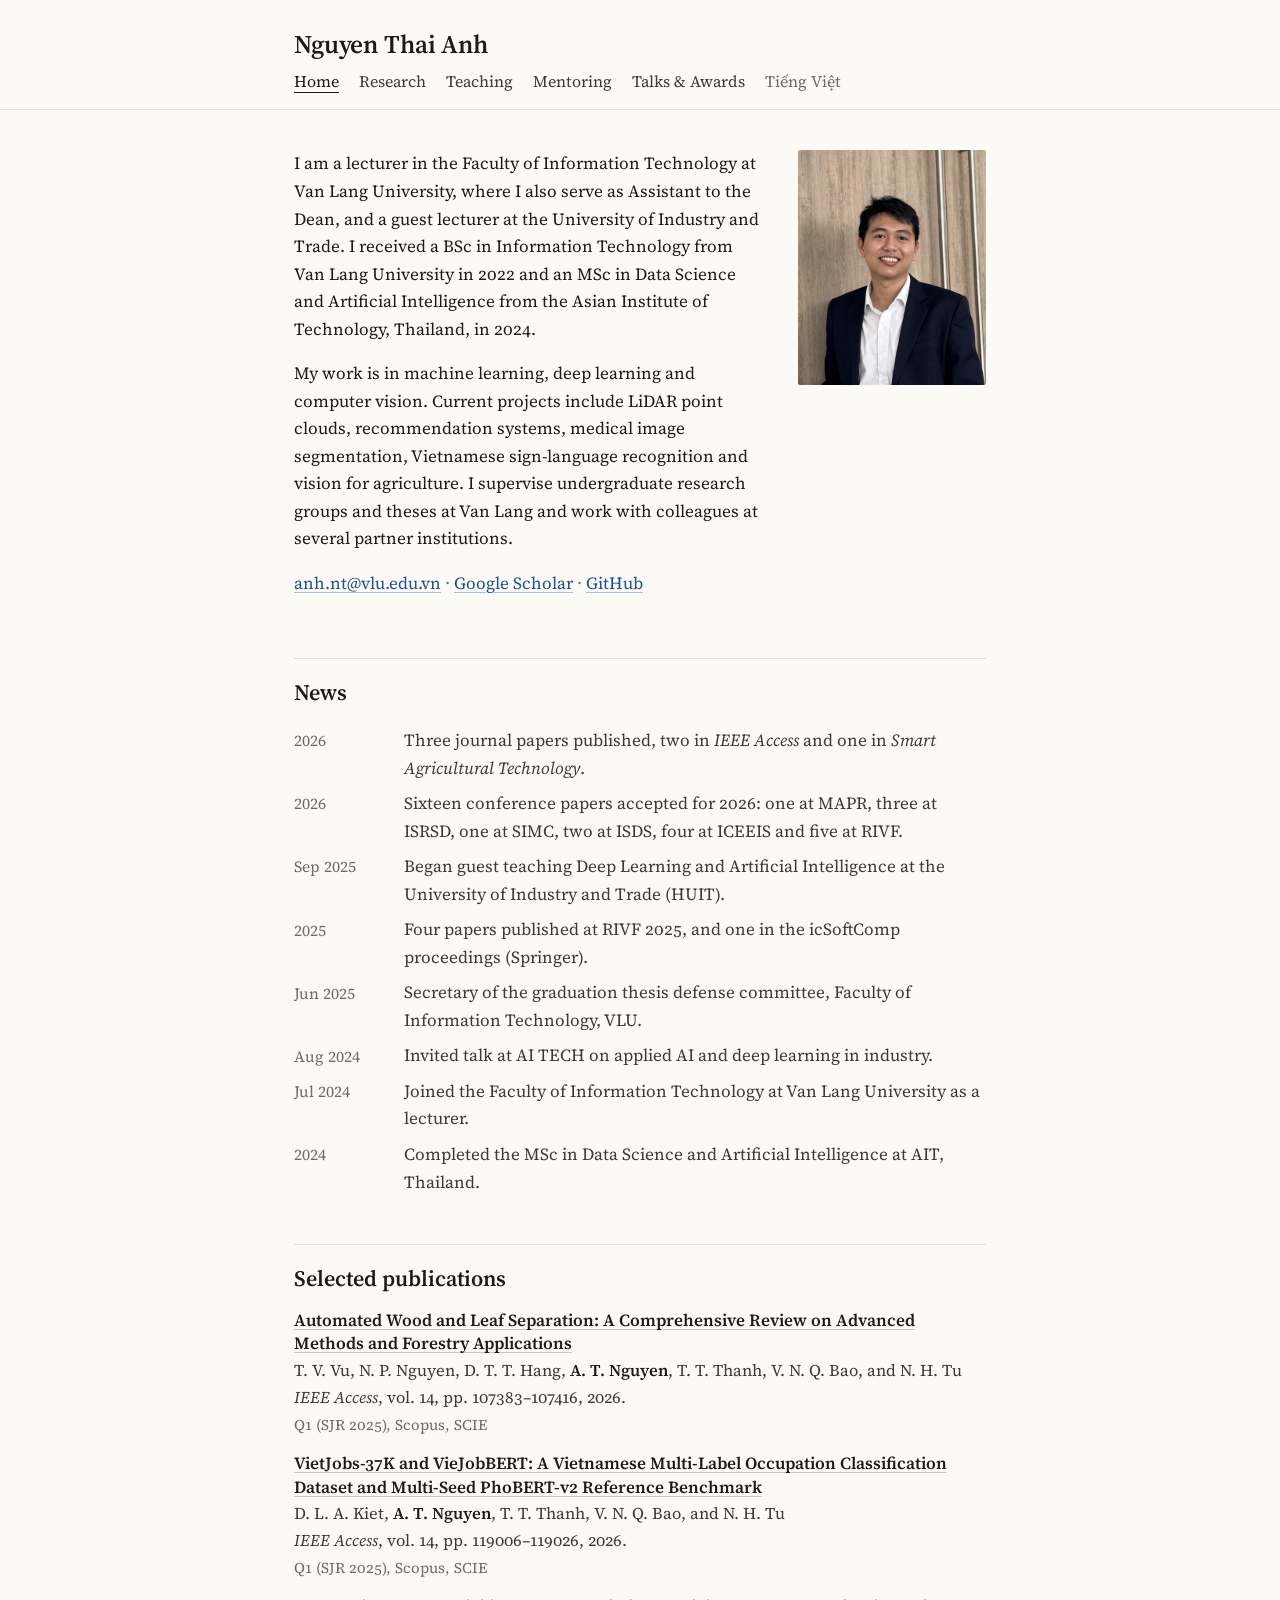
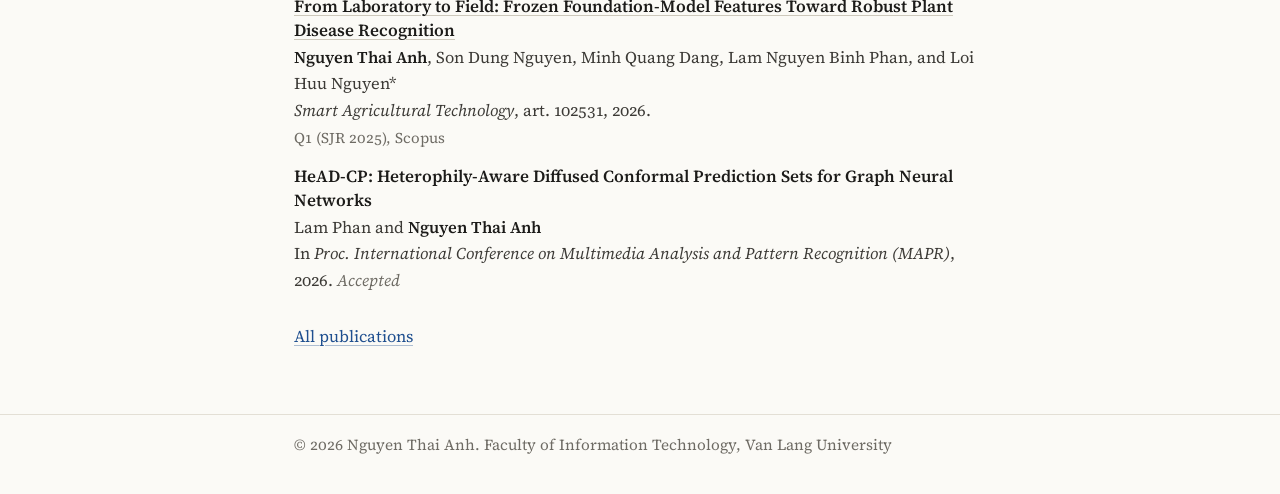
<file: index.html>
<!DOCTYPE html>
<html lang="en">
<head>
  <meta charset="UTF-8" />
  <meta name="viewport" content="width=device-width, initial-scale=1.0" />
  <title>Nguyen Thai Anh · Van Lang University</title>
  <meta name="description" content="Personal academic page of Nguyen Thai Anh, lecturer at the Faculty of Information Technology, Van Lang University. Research in Machine Learning, Deep Learning, and Computer Vision." />
  <meta name="author" content="Nguyen Thai Anh" />
  <meta property="og:title" content="Nguyen Thai Anh · Van Lang University" />
  <meta property="og:description" content="Lecturer at Van Lang University. MSc from AIT, Thailand. Research in ML / DL / Computer Vision." />
  <meta property="og:type" content="website" />
  <meta property="og:image" content="https://anhnguyenvlu.github.io/assets/img/profile.jpg" />
  <link rel="icon" href="assets/img/favicon.svg" type="image/svg+xml" />
  <link rel="preconnect" href="https://fonts.googleapis.com" />
  <link rel="preconnect" href="https://fonts.gstatic.com" crossorigin />
  <link href="https://fonts.googleapis.com/css2?family=Source+Serif+4:ital,opsz,wght@0,8..60,400;0,8..60,600;1,8..60,400;1,8..60,600&amp;display=swap" rel="stylesheet" />
  <link rel="stylesheet" href="assets/css/style.css?v=636c52c5" />
</head>
<body>
  <a class="skip-link" href="#main">Skip to content</a>

  <header class="site-header">
    <div class="masthead">
      <h1 class="site-name"><a href="index.html" data-i18n="site.name">Nguyen Thai Anh</a></h1>
      <nav class="site-nav" aria-label="Primary">
        <a href="index.html" aria-current="page" data-i18n="nav.home">Home</a>
        <a href="research.html" data-i18n="nav.research">Research</a>
        <a href="teaching.html" data-i18n="nav.teaching">Teaching</a>
        <a href="mentoring.html" data-i18n="nav.mentoring">Mentoring</a>
        <a href="talks-awards.html" data-i18n="nav.talks">Talks &amp; Awards</a>
        <button class="lang-toggle" type="button" data-lang-toggle>Tiếng Việt</button>
      </nav>
    </div>
  </header>

  <main id="main">
    <section class="container">
      <div class="intro">
        <img class="portrait" src="assets/img/portrait.jpg" width="480" height="600" alt="Nguyen Thai Anh" />
        <div class="intro-text">
          <p data-i18n="home.about.p1">I am a lecturer in the Faculty of Information Technology at Van Lang University, where I also serve as Assistant to the Dean, and a guest lecturer at the University of Industry and Trade. I received a BSc in Information Technology from Van Lang University in 2022 and an MSc in Data Science and Artificial Intelligence from the Asian Institute of Technology, Thailand, in 2024.</p>
          <p data-i18n-html="home.about.p2.html">My work is in machine learning, deep learning and computer vision. Current projects include LiDAR point clouds, recommendation systems, medical image segmentation, Vietnamese sign-language recognition and vision for agriculture. I supervise undergraduate research groups and theses at Van Lang and work with colleagues at several partner institutions.</p>
          <p class="contact"><a href="mailto:anh.nt@vlu.edu.vn">anh.nt@vlu.edu.vn</a> · <a href="https://scholar.google.com/citations?hl=en&amp;user=YZFnMJYAAAAJ" target="_blank" rel="noopener">Google Scholar</a> · <a href="https://github.com/AnhNguyenVLU" target="_blank" rel="noopener">GitHub</a></p>
        </div>
      </div>
    </section>

    <section class="section">
      <div class="container">
        <h2 class="section-title" data-i18n="home.news.title">News</h2>
        <ul class="dated">
          <li><span class="when" data-i18n="news.1.date">2026</span><span class="what" data-i18n-html="news.1.html">Three journal papers published, two in <em>IEEE Access</em> and one in <em>Smart Agricultural Technology</em>.</span></li>
          <li><span class="when" data-i18n="news.2.date">2026</span><span class="what" data-i18n-html="news.2.html">Sixteen conference papers accepted for 2026: one at MAPR, three at ISRSD, one at SIMC, two at ISDS, four at ICEEIS and five at RIVF.</span></li>
          <li><span class="when" data-i18n="news.3.date">Sep 2025</span><span class="what" data-i18n-html="news.3.html">Began guest teaching Deep Learning and Artificial Intelligence at the University of Industry and Trade (HUIT).</span></li>
          <li><span class="when" data-i18n="news.4.date">2025</span><span class="what" data-i18n-html="news.4.html">Four papers published at RIVF 2025, and one in the icSoftComp proceedings (Springer).</span></li>
          <li><span class="when" data-i18n="news.5.date">Jun 2025</span><span class="what" data-i18n-html="news.5.html">Secretary of the graduation thesis defense committee, Faculty of Information Technology, VLU.</span></li>
          <li><span class="when" data-i18n="news.6.date">Aug 2024</span><span class="what" data-i18n-html="news.6.html">Invited talk at AI TECH on applied AI and deep learning in industry.</span></li>
          <li><span class="when" data-i18n="news.7.date">Jul 2024</span><span class="what" data-i18n-html="news.7.html">Joined the Faculty of Information Technology at Van Lang University as a lecturer.</span></li>
          <li><span class="when" data-i18n="news.8.date">2024</span><span class="what" data-i18n-html="news.8.html">Completed the MSc in Data Science and Artificial Intelligence at AIT, Thailand.</span></li>
        </ul>
      </div>
    </section>

    <section class="section">
      <div class="container">
        <h2 class="section-title" data-i18n="home.pubs.title">Selected publications</h2>
        <ul class="pub-list">
        <li class="pub-card">
              <h3 class="pub-title"><a href="https://doi.org/10.1109/ACCESS.2026.3709955" target="_blank" rel="noopener">Automated Wood and Leaf Separation: A Comprehensive Review on Advanced Methods and Forestry Applications</a></h3>
              <p class="pub-authors">T. V. Vu, N. P. Nguyen, D. T. T. Hang, <b class="me">A. T. Nguyen</b>, T. T. Thanh, V. N. Q. Bao, and N. H. Tu</p>
              <p class="pub-venue"><em>IEEE Access</em>, vol. 14, pp. 107383–107416, 2026.</p>
              <p class="pub-index">Q1 (SJR 2025), Scopus, SCIE</p>
            </li>

        <li class="pub-card">
              <h3 class="pub-title"><a href="https://doi.org/10.1109/ACCESS.2026.3718998" target="_blank" rel="noopener">VietJobs-37K and VieJobBERT: A Vietnamese Multi-Label Occupation Classification Dataset and Multi-Seed PhoBERT-v2 Reference Benchmark</a></h3>
              <p class="pub-authors">D. L. A. Kiet, <b class="me">A. T. Nguyen</b>, T. T. Thanh, V. N. Q. Bao, and N. H. Tu</p>
              <p class="pub-venue"><em>IEEE Access</em>, vol. 14, pp. 119006–119026, 2026.</p>
              <p class="pub-index">Q1 (SJR 2025), Scopus, SCIE</p>
            </li>

        <li class="pub-card">
              <h3 class="pub-title"><a href="https://doi.org/10.1016/j.atech.2026.102531" target="_blank" rel="noopener">From Laboratory to Field: Frozen Foundation-Model Features Toward Robust Plant Disease Recognition</a></h3>
              <p class="pub-authors"><b class="me">Nguyen Thai Anh</b>, Son Dung Nguyen, Minh Quang Dang, Lam Nguyen Binh Phan, and Loi Huu Nguyen*</p>
              <p class="pub-venue"><em>Smart Agricultural Technology</em>, art. 102531, 2026.</p>
              <p class="pub-index">Q1 (SJR 2025), Scopus</p>
            </li>

        <li class="pub-card">
              <h3 class="pub-title">HeAD-CP: Heterophily-Aware Diffused Conformal Prediction Sets for Graph Neural Networks</h3>
              <p class="pub-authors">Lam Phan and <b class="me">Nguyen Thai Anh</b></p>
              <p class="pub-venue">In <em>Proc. International Conference on Multimedia Analysis and Pattern Recognition (MAPR)</em>, 2026. <span class="pub-status" data-i18n="badge.accepted">Accepted</span></p>
            </li>
        </ul>
        <p class="more"><a href="research.html" data-i18n="home.pubs.cta">All publications</a></p>
      </div>
    </section>
  </main>

  <footer class="site-footer">
    <p>&copy; <span id="year"></span> <span data-i18n="footer.copy">Nguyen Thai Anh.</span> <span data-i18n="footer.role">Faculty of Information Technology, Van Lang University</span></p>
  </footer>

  <script src="assets/js/i18n.js?v=cd20acf4"></script>
  <script src="assets/js/main.js?v=2563b87a"></script>
</body>
</html>
</file>
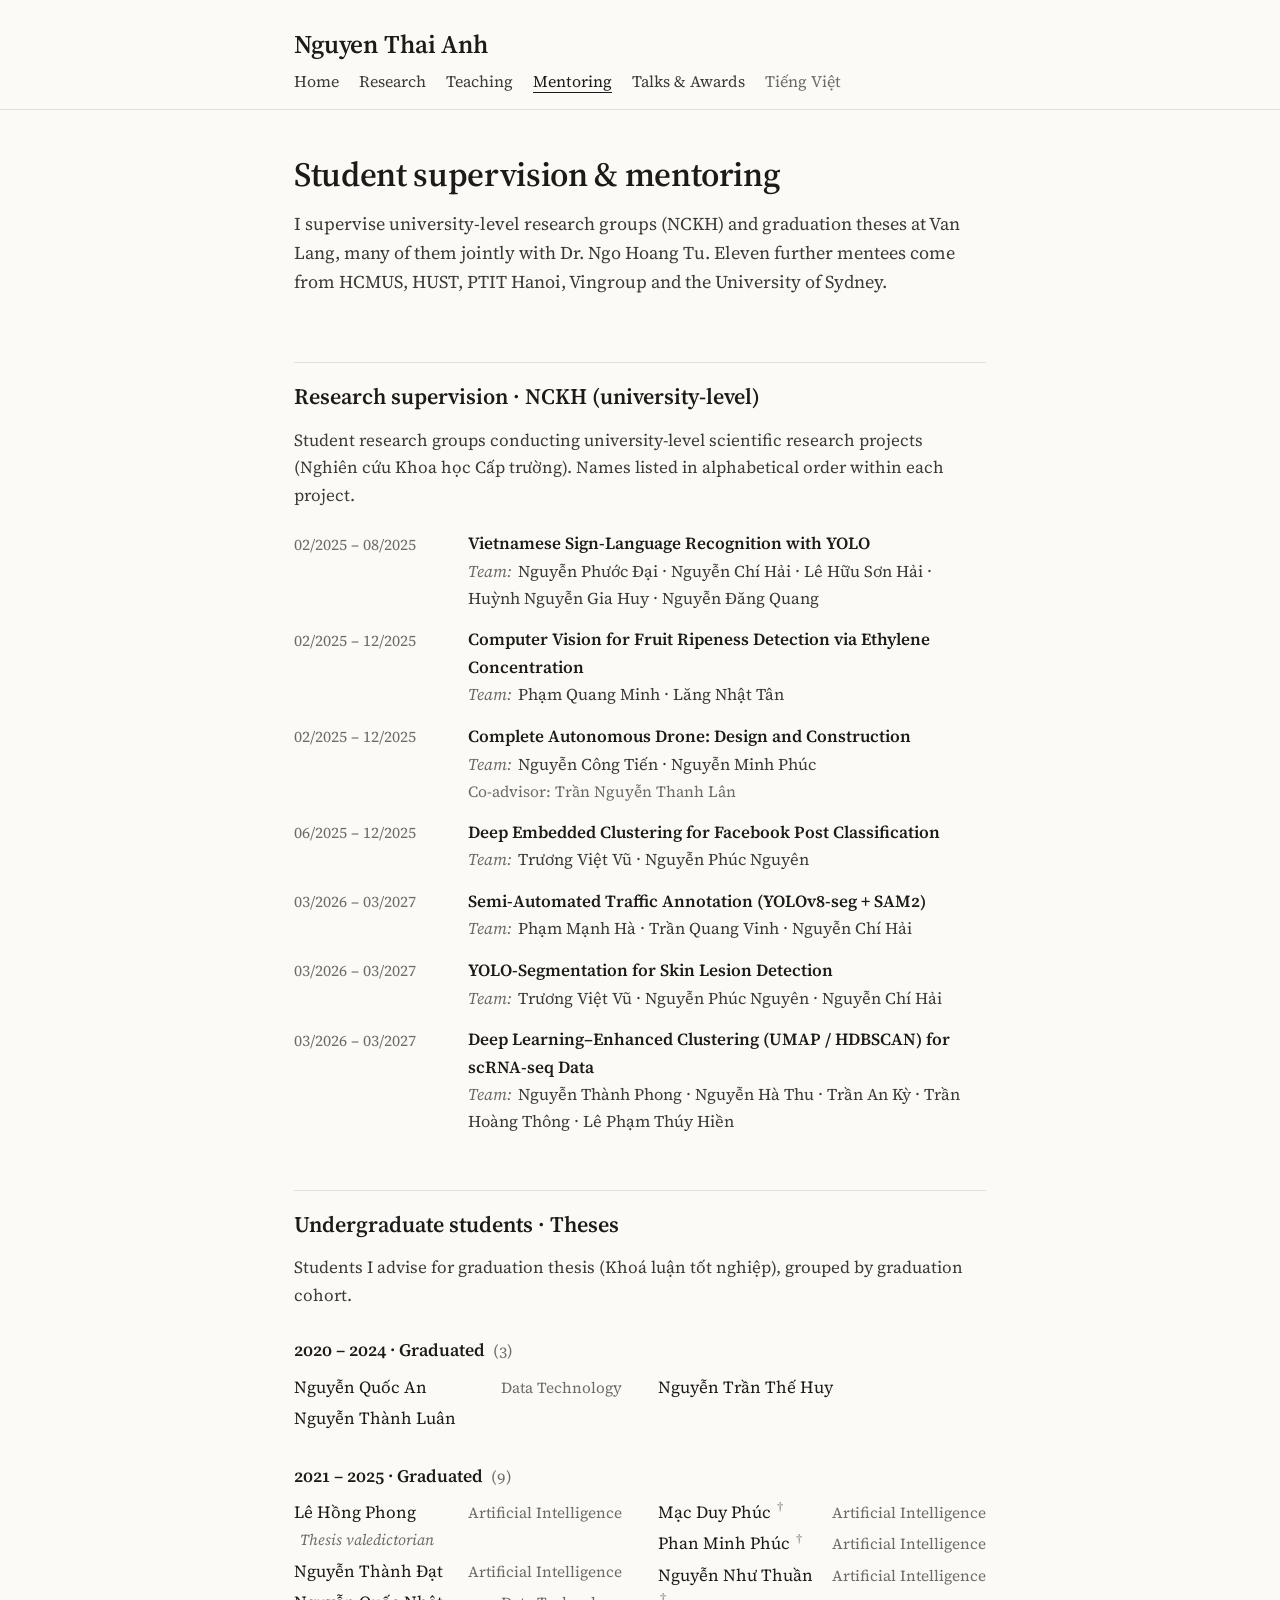
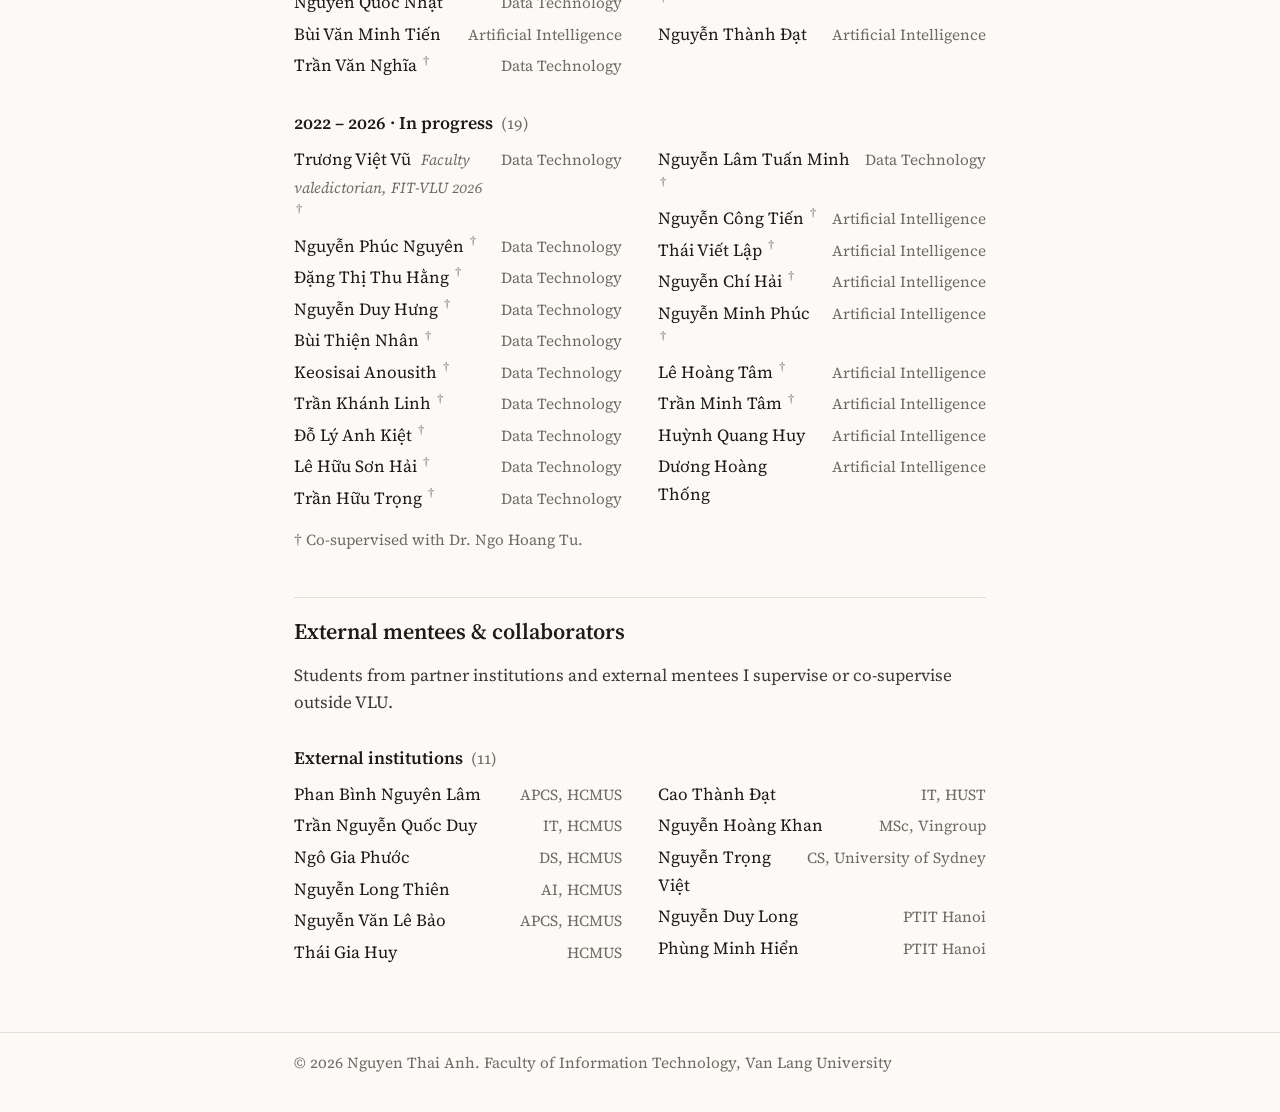
<file: mentoring.html>
<!DOCTYPE html>
<html lang="en">
<head>
  <meta charset="UTF-8" />
  <meta name="viewport" content="width=device-width, initial-scale=1.0" />
  <title>Mentoring · Nguyen Thai Anh</title>
  <meta name="description" content="Student supervision and mentoring by Nguyen Thai Anh: NCKH research groups, undergraduate theses, and external mentees." />
  <link rel="icon" href="assets/img/favicon.svg" type="image/svg+xml" />
  <link rel="preconnect" href="https://fonts.googleapis.com" />
  <link rel="preconnect" href="https://fonts.gstatic.com" crossorigin />
  <link href="https://fonts.googleapis.com/css2?family=Source+Serif+4:ital,opsz,wght@0,8..60,400;0,8..60,600;1,8..60,400;1,8..60,600&amp;display=swap" rel="stylesheet" />
  <link rel="stylesheet" href="assets/css/style.css?v=636c52c5" />
</head>
<body>
  <a class="skip-link" href="#main">Skip to content</a>

  <header class="site-header">
    <div class="masthead">
      <p class="site-name"><a href="index.html" data-i18n="site.name">Nguyen Thai Anh</a></p>
      <nav class="site-nav" aria-label="Primary">
        <a href="index.html" data-i18n="nav.home">Home</a>
        <a href="research.html" data-i18n="nav.research">Research</a>
        <a href="teaching.html" data-i18n="nav.teaching">Teaching</a>
        <a href="mentoring.html" aria-current="page" data-i18n="nav.mentoring">Mentoring</a>
        <a href="talks-awards.html" data-i18n="nav.talks">Talks &amp; Awards</a>
        <button class="lang-toggle" type="button" data-lang-toggle>Tiếng Việt</button>
      </nav>
    </div>
  </header>

  <main id="main">
    <section class="page-head">
      <div class="container">
        <h1 data-i18n="mentor.h1">Student supervision &amp; mentoring</h1>
        <p class="lede" data-i18n="mentor.lede">I supervise university-level research groups (NCKH) and graduation theses at Van Lang, many of them jointly with Dr. Ngo Hoang Tu. Eleven further mentees come from HCMUS, HUST, PTIT Hanoi, Vingroup and the University of Sydney.</p>
      </div>
    </section>

    <section class="section">
      <div class="container">
        <h2 class="section-title" data-i18n="mentor.nckh.title">Research supervision · NCKH (university-level)</h2>
        <p class="prose" data-i18n="mentor.nckh.intro">Student research groups conducting university-level scientific research projects (Nghiên cứu Khoa học Cấp trường). Names listed in alphabetical order within each project.</p>

        <ol class="news-feed stack-lg">
          <li class="news-item">
            <span class="news-date">02/2025 – 08/2025</span>
            <div>
              <p class="project-title" data-i18n="teaching.adv.p1.title">Vietnamese Sign-Language Recognition with YOLO</p>
              <p class="project-team"><strong data-i18n="teaching.adv.label.team">Team</strong>Nguyễn Phước Đại · Nguyễn Chí Hải · Lê Hữu Sơn Hải · Huỳnh Nguyễn Gia Huy · Nguyễn Đăng Quang</p>
            </div>
          </li>
          <li class="news-item">
            <span class="news-date">02/2025 – 12/2025</span>
            <div>
              <p class="project-title" data-i18n="teaching.adv.p2.title">Computer Vision for Fruit Ripeness Detection via Ethylene Concentration</p>
              <p class="project-team"><strong data-i18n="teaching.adv.label.team">Team</strong>Phạm Quang Minh · Lăng Nhật Tân</p>
            </div>
          </li>
          <li class="news-item">
            <span class="news-date">02/2025 – 12/2025</span>
            <div>
              <p class="project-title" data-i18n="teaching.adv.p3.title">Complete Autonomous Drone: Design and Construction</p>
              <p class="project-team"><strong data-i18n="teaching.adv.label.team">Team</strong>Nguyễn Công Tiến · Nguyễn Minh Phúc</p>
              <p class="project-coadv"><span data-i18n="teaching.adv.label.coadv">Co-advisor</span>: Trần Nguyễn Thanh Lân</p>
            </div>
          </li>
          <li class="news-item">
            <span class="news-date">06/2025 – 12/2025</span>
            <div>
              <p class="project-title" data-i18n="teaching.adv.p4.title">Deep Embedded Clustering for Facebook Post Classification</p>
              <p class="project-team"><strong data-i18n="teaching.adv.label.team">Team</strong>Trương Việt Vũ · Nguyễn Phúc Nguyên</p>
            </div>
          </li>
          <li class="news-item">
            <span class="news-date">03/2026 – 03/2027</span>
            <div>
              <p class="project-title" data-i18n="teaching.adv.p5.title">Semi-Automated Traffic Annotation (YOLOv8-seg + SAM2)</p>
              <p class="project-team"><strong data-i18n="teaching.adv.label.team">Team</strong>Phạm Mạnh Hà · Trần Quang Vinh · Nguyễn Chí Hải</p>
            </div>
          </li>
          <li class="news-item">
            <span class="news-date">03/2026 – 03/2027</span>
            <div>
              <p class="project-title" data-i18n="teaching.adv.p6.title">YOLO-Segmentation for Skin Lesion Detection</p>
              <p class="project-team"><strong data-i18n="teaching.adv.label.team">Team</strong>Trương Việt Vũ · Nguyễn Phúc Nguyên · Nguyễn Chí Hải</p>
            </div>
          </li>
          <li class="news-item">
            <span class="news-date">03/2026 – 03/2027</span>
            <div>
              <p class="project-title" data-i18n="teaching.adv.p7.title">Deep Learning–Enhanced Clustering (UMAP / HDBSCAN) for scRNA-seq Data</p>
              <p class="project-team"><strong data-i18n="teaching.adv.label.team">Team</strong>Nguyễn Thành Phong · Nguyễn Hà Thu · Trần An Kỳ · Trần Hoàng Thông · Lê Phạm Thúy Hiền</p>
            </div>
          </li>
        </ol>
      </div>
    </section>

    <section class="section">
      <div class="container">
        <h2 class="section-title" data-i18n="mentor.thesis.title">Undergraduate students · Theses</h2>
        <p class="prose" data-i18n="mentor.thesis.intro">Students I advise for graduation thesis (Khoá luận tốt nghiệp), grouped by graduation cohort.</p>

        <div class="cohort">
          <h3 class="cohort-header">
            <span data-i18n="mentor.thesis.cohort.20242020">2020 – 2024 · Graduated</span>
            <span class="cohort-count">3</span>
          </h3>
          <ul class="student-list">
            <li class="student">
              <span class="student-name">Nguyễn Quốc An</span>
              <span class="student-meta" data-i18n="mentor.thesis.major.dt">Data Technology</span>
            </li>
            <li class="student">
              <span class="student-name">Nguyễn Thành Luân</span>
              <span class="student-meta"></span>
            </li>
            <li class="student">
              <span class="student-name">Nguyễn Trần Thế Huy</span>
              <span class="student-meta"></span>
            </li>
          </ul>
        </div>

        <div class="cohort">
          <h3 class="cohort-header">
            <span data-i18n="mentor.thesis.cohort.20252021">2021 – 2025 · Graduated</span>
            <span class="cohort-count">9</span>
          </h3>
          <ul class="student-list">
            <li class="student">
              <span class="student-name">Lê Hồng Phong
                <span class="student-honor" data-i18n="mentor.thesis.honor.thesisvale">Thesis valedictorian</span>
              </span>
              <span class="student-meta" data-i18n="mentor.thesis.major.ai">Artificial Intelligence</span>
            </li>
            <li class="student">
              <span class="student-name">Nguyễn Thành Đạt</span>
              <span class="student-meta" data-i18n="mentor.thesis.major.ai">Artificial Intelligence</span>
            </li>
            <li class="student">
              <span class="student-name">Nguyễn Quốc Nhật</span>
              <span class="student-meta" data-i18n="mentor.thesis.major.dt">Data Technology</span>
            </li>
            <li class="student">
              <span class="student-name">Bùi Văn Minh Tiến</span>
              <span class="student-meta" data-i18n="mentor.thesis.major.ai">Artificial Intelligence</span>
            </li>
            <li class="student">
              <span class="student-name">Trần Văn Nghĩa
                <sup class="cosup-mark">&dagger;<span class="sr-only" data-i18n="mentor.thesis.cosup">Co-supervised w/ Dr. Ngo Hoang Tu</span></sup>
              </span>
              <span class="student-meta" data-i18n="mentor.thesis.major.dt">Data Technology</span>
            </li>
            <li class="student">
              <span class="student-name">Mạc Duy Phúc
                <sup class="cosup-mark">&dagger;<span class="sr-only" data-i18n="mentor.thesis.cosup">Co-supervised w/ Dr. Ngo Hoang Tu</span></sup>
              </span>
              <span class="student-meta" data-i18n="mentor.thesis.major.ai">Artificial Intelligence</span>
            </li>
            <li class="student">
              <span class="student-name">Phan Minh Phúc
                <sup class="cosup-mark">&dagger;<span class="sr-only" data-i18n="mentor.thesis.cosup">Co-supervised w/ Dr. Ngo Hoang Tu</span></sup>
              </span>
              <span class="student-meta" data-i18n="mentor.thesis.major.ai">Artificial Intelligence</span>
            </li>
            <li class="student">
              <span class="student-name">Nguyễn Như Thuần
                <sup class="cosup-mark">&dagger;<span class="sr-only" data-i18n="mentor.thesis.cosup">Co-supervised w/ Dr. Ngo Hoang Tu</span></sup>
              </span>
              <span class="student-meta" data-i18n="mentor.thesis.major.ai">Artificial Intelligence</span>
            </li>
            <!-- Not a duplicate: two different students in this cohort are both
                 named Nguyễn Thành Đạt. Confirmed by the owner. Do not merge. -->
            <li class="student">
              <span class="student-name">Nguyễn Thành Đạt</span>
              <span class="student-meta" data-i18n="mentor.thesis.major.ai">Artificial Intelligence</span>
            </li>
          </ul>
        </div>

        <div class="cohort">
          <h3 class="cohort-header">
            <span data-i18n="mentor.thesis.cohort.20262022">2022 – 2026 · In progress</span>
            <span class="cohort-count">19</span>
          </h3>
          <ul class="student-list">
            <li class="student">
              <span class="student-name">Trương Việt Vũ
                <span class="student-honor" data-i18n="mentor.thesis.honor.facvale">Faculty valedictorian, FIT-VLU 2026</span>
                <sup class="cosup-mark">&dagger;<span class="sr-only" data-i18n="mentor.thesis.cosup">Co-supervised w/ Dr. Ngo Hoang Tu</span></sup>
              </span>
              <span class="student-meta" data-i18n="mentor.thesis.major.dt">Data Technology</span>
            </li>
            <li class="student">
              <span class="student-name">Nguyễn Phúc Nguyên
                <sup class="cosup-mark">&dagger;<span class="sr-only" data-i18n="mentor.thesis.cosup">Co-supervised w/ Dr. Ngo Hoang Tu</span></sup>
              </span>
              <span class="student-meta" data-i18n="mentor.thesis.major.dt">Data Technology</span>
            </li>
            <li class="student">
              <span class="student-name">Đặng Thị Thu Hằng
                <sup class="cosup-mark">&dagger;<span class="sr-only" data-i18n="mentor.thesis.cosup">Co-supervised w/ Dr. Ngo Hoang Tu</span></sup>
              </span>
              <span class="student-meta" data-i18n="mentor.thesis.major.dt">Data Technology</span>
            </li>
            <li class="student">
              <span class="student-name">Nguyễn Duy Hưng
                <sup class="cosup-mark">&dagger;<span class="sr-only" data-i18n="mentor.thesis.cosup">Co-supervised w/ Dr. Ngo Hoang Tu</span></sup>
              </span>
              <span class="student-meta" data-i18n="mentor.thesis.major.dt">Data Technology</span>
            </li>
            <li class="student">
              <span class="student-name">Bùi Thiện Nhân
                <sup class="cosup-mark">&dagger;<span class="sr-only" data-i18n="mentor.thesis.cosup">Co-supervised w/ Dr. Ngo Hoang Tu</span></sup>
              </span>
              <span class="student-meta" data-i18n="mentor.thesis.major.dt">Data Technology</span>
            </li>
            <li class="student">
              <span class="student-name">Keosisai Anousith
                <sup class="cosup-mark">&dagger;<span class="sr-only" data-i18n="mentor.thesis.cosup">Co-supervised w/ Dr. Ngo Hoang Tu</span></sup>
              </span>
              <span class="student-meta" data-i18n="mentor.thesis.major.dt">Data Technology</span>
            </li>
            <li class="student">
              <span class="student-name">Trần Khánh Linh
                <sup class="cosup-mark">&dagger;<span class="sr-only" data-i18n="mentor.thesis.cosup">Co-supervised w/ Dr. Ngo Hoang Tu</span></sup>
              </span>
              <span class="student-meta" data-i18n="mentor.thesis.major.dt">Data Technology</span>
            </li>
            <li class="student">
              <span class="student-name">Đỗ Lý Anh Kiệt
                <sup class="cosup-mark">&dagger;<span class="sr-only" data-i18n="mentor.thesis.cosup">Co-supervised w/ Dr. Ngo Hoang Tu</span></sup>
              </span>
              <span class="student-meta" data-i18n="mentor.thesis.major.dt">Data Technology</span>
            </li>
            <li class="student">
              <span class="student-name">Lê Hữu Sơn Hải
                <sup class="cosup-mark">&dagger;<span class="sr-only" data-i18n="mentor.thesis.cosup">Co-supervised w/ Dr. Ngo Hoang Tu</span></sup>
              </span>
              <span class="student-meta" data-i18n="mentor.thesis.major.dt">Data Technology</span>
            </li>
            <li class="student">
              <span class="student-name">Trần Hữu Trọng
                <sup class="cosup-mark">&dagger;<span class="sr-only" data-i18n="mentor.thesis.cosup">Co-supervised w/ Dr. Ngo Hoang Tu</span></sup>
              </span>
              <span class="student-meta" data-i18n="mentor.thesis.major.dt">Data Technology</span>
            </li>
            <li class="student">
              <span class="student-name">Nguyễn Lâm Tuấn Minh
                <sup class="cosup-mark">&dagger;<span class="sr-only" data-i18n="mentor.thesis.cosup">Co-supervised w/ Dr. Ngo Hoang Tu</span></sup>
              </span>
              <span class="student-meta" data-i18n="mentor.thesis.major.dt">Data Technology</span>
            </li>
            <li class="student">
              <span class="student-name">Nguyễn Công Tiến
                <sup class="cosup-mark">&dagger;<span class="sr-only" data-i18n="mentor.thesis.cosup">Co-supervised w/ Dr. Ngo Hoang Tu</span></sup>
              </span>
              <span class="student-meta" data-i18n="mentor.thesis.major.ai">Artificial Intelligence</span>
            </li>
            <li class="student">
              <span class="student-name">Thái Viết Lập
                <sup class="cosup-mark">&dagger;<span class="sr-only" data-i18n="mentor.thesis.cosup">Co-supervised w/ Dr. Ngo Hoang Tu</span></sup>
              </span>
              <span class="student-meta" data-i18n="mentor.thesis.major.ai">Artificial Intelligence</span>
            </li>
            <li class="student">
              <span class="student-name">Nguyễn Chí Hải
                <sup class="cosup-mark">&dagger;<span class="sr-only" data-i18n="mentor.thesis.cosup">Co-supervised w/ Dr. Ngo Hoang Tu</span></sup>
              </span>
              <span class="student-meta" data-i18n="mentor.thesis.major.ai">Artificial Intelligence</span>
            </li>
            <li class="student">
              <span class="student-name">Nguyễn Minh Phúc
                <sup class="cosup-mark">&dagger;<span class="sr-only" data-i18n="mentor.thesis.cosup">Co-supervised w/ Dr. Ngo Hoang Tu</span></sup>
              </span>
              <span class="student-meta" data-i18n="mentor.thesis.major.ai">Artificial Intelligence</span>
            </li>
            <li class="student">
              <span class="student-name">Lê Hoàng Tâm
                <sup class="cosup-mark">&dagger;<span class="sr-only" data-i18n="mentor.thesis.cosup">Co-supervised w/ Dr. Ngo Hoang Tu</span></sup>
              </span>
              <span class="student-meta" data-i18n="mentor.thesis.major.ai">Artificial Intelligence</span>
            </li>
            <li class="student">
              <span class="student-name">Trần Minh Tâm
                <sup class="cosup-mark">&dagger;<span class="sr-only" data-i18n="mentor.thesis.cosup">Co-supervised w/ Dr. Ngo Hoang Tu</span></sup>
              </span>
              <span class="student-meta" data-i18n="mentor.thesis.major.ai">Artificial Intelligence</span>
            </li>
            <li class="student">
              <span class="student-name">Huỳnh Quang Huy</span>
              <span class="student-meta" data-i18n="mentor.thesis.major.ai">Artificial Intelligence</span>
            </li>
            <li class="student">
              <span class="student-name">Dương Hoàng Thống</span>
              <span class="student-meta" data-i18n="mentor.thesis.major.ai">Artificial Intelligence</span>
            </li>
          </ul>
        </div>
        <p class="cohort-legend" data-i18n="mentor.thesis.cosup.legend">† Co-supervised with Dr. Ngo Hoang Tu.</p>
      </div>
    </section>

    <section class="section">
      <div class="container">
        <h2 class="section-title" data-i18n="teaching.ext.title">External mentees &amp; collaborators</h2>
        <p class="prose" data-i18n="teaching.ext.intro">Students from partner institutions and external mentees I supervise or co-supervise outside VLU.</p>

        <div class="cohort stack-lg">
          <h3 class="cohort-header">
            <span data-i18n="mentor.ext.cohort">External institutions</span>
            <span class="cohort-count">11</span>
          </h3>
          <ul class="student-list">
            <li class="student">
              <span class="student-name">Phan Bình Nguyên Lâm</span>
              <span class="student-meta">APCS, HCMUS</span>
            </li>
            <li class="student">
              <span class="student-name">Trần Nguyễn Quốc Duy</span>
              <span class="student-meta">IT, HCMUS</span>
            </li>
            <li class="student">
              <span class="student-name">Ngô Gia Phước</span>
              <span class="student-meta">DS, HCMUS</span>
            </li>
            <li class="student">
              <span class="student-name">Nguyễn Long Thiên</span>
              <span class="student-meta">AI, HCMUS</span>
            </li>
            <li class="student">
              <span class="student-name">Nguyễn Văn Lê Bảo</span>
              <span class="student-meta">APCS, HCMUS</span>
            </li>
            <li class="student">
              <span class="student-name">Thái Gia Huy</span>
              <span class="student-meta">HCMUS</span>
            </li>
            <li class="student">
              <span class="student-name">Cao Thành Đạt</span>
              <span class="student-meta">IT, HUST</span>
            </li>
            <li class="student">
              <span class="student-name">Nguyễn Hoàng Khan</span>
              <span class="student-meta">MSc, Vingroup</span>
            </li>
            <li class="student">
              <span class="student-name">Nguyễn Trọng Việt</span>
              <span class="student-meta">CS, University of Sydney</span>
            </li>
            <li class="student">
              <span class="student-name">Nguyễn Duy Long</span>
              <span class="student-meta">PTIT Hanoi</span>
            </li>
            <li class="student">
              <span class="student-name">Phùng Minh Hiển</span>
              <span class="student-meta">PTIT Hanoi</span>
            </li>
          </ul>
        </div>
      </div>
    </section>
  </main>

  <footer class="site-footer">
    <p>&copy; <span id="year"></span> <span data-i18n="footer.copy">Nguyen Thai Anh.</span> <span data-i18n="footer.role">Faculty of Information Technology, Van Lang University</span></p>
  </footer>

  <script src="assets/js/i18n.js?v=cd20acf4"></script>
  <script src="assets/js/main.js?v=2563b87a"></script>
</body>
</html>
</file>
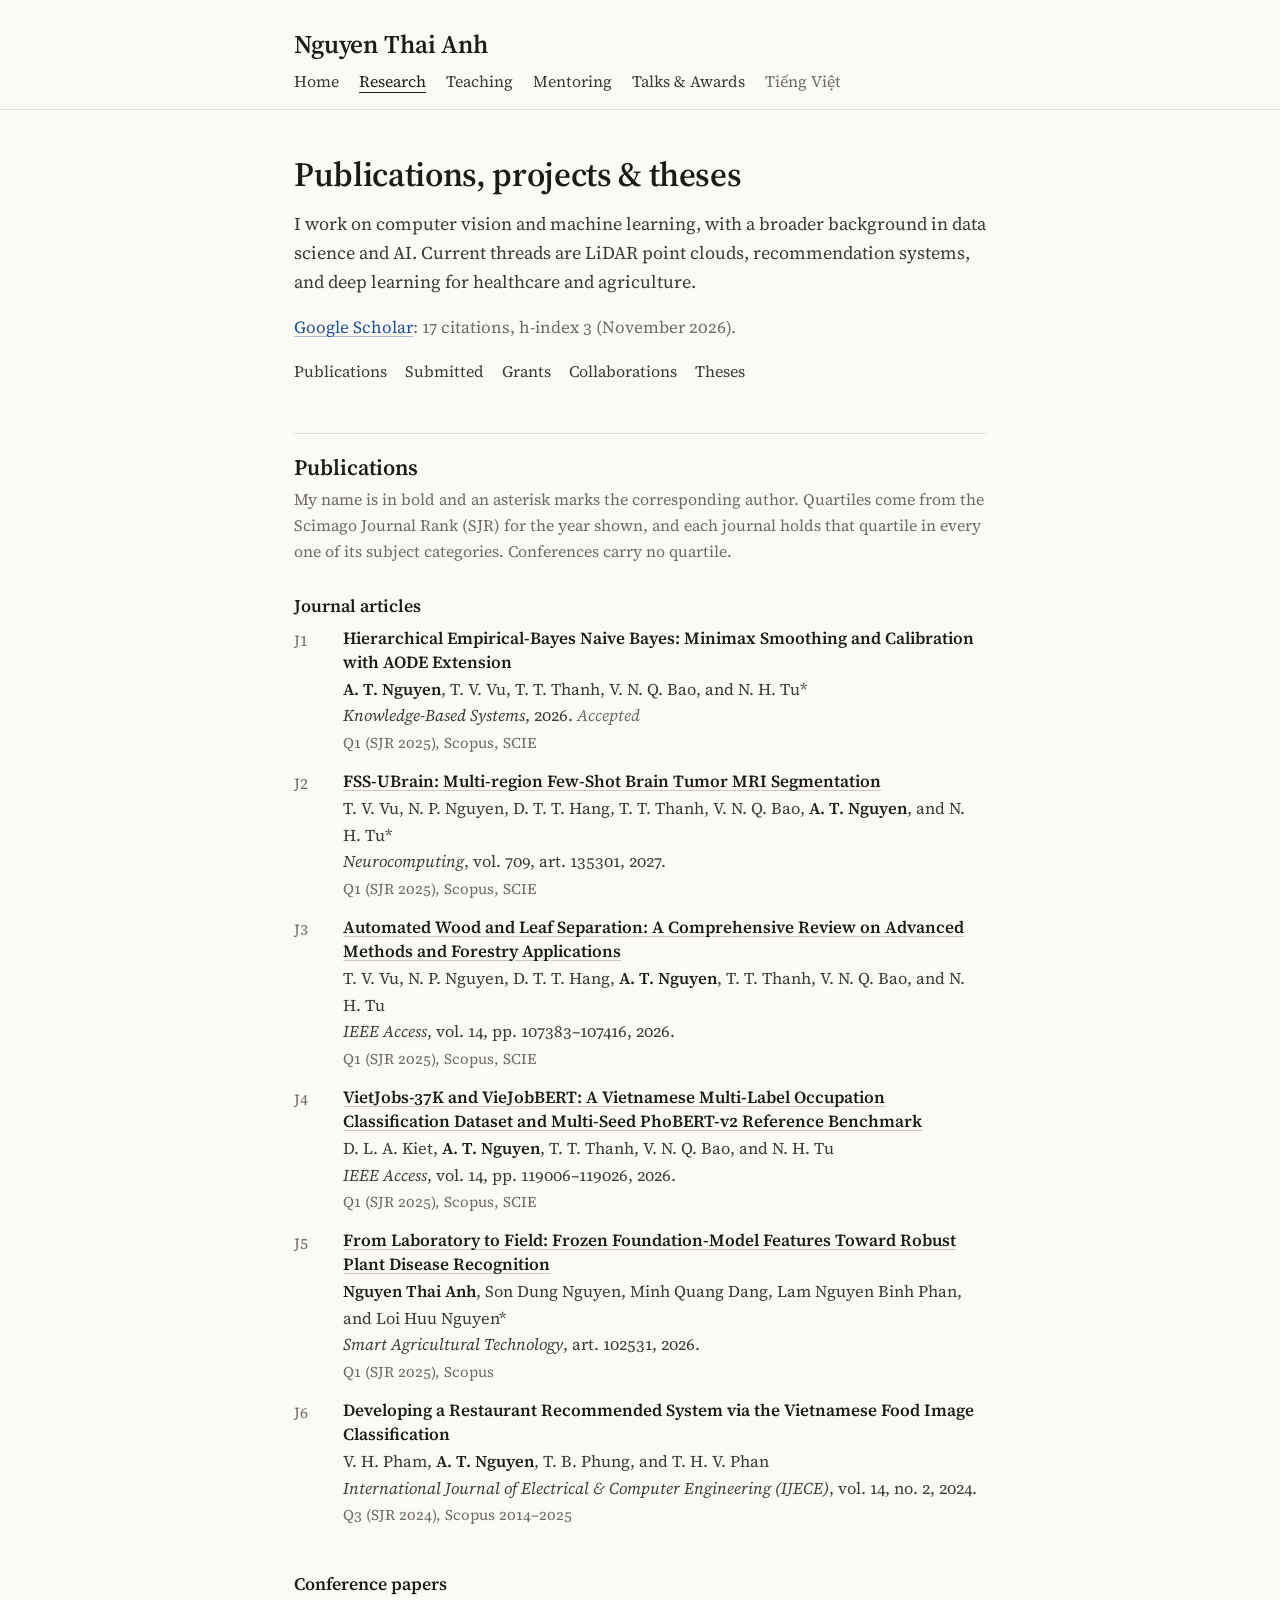
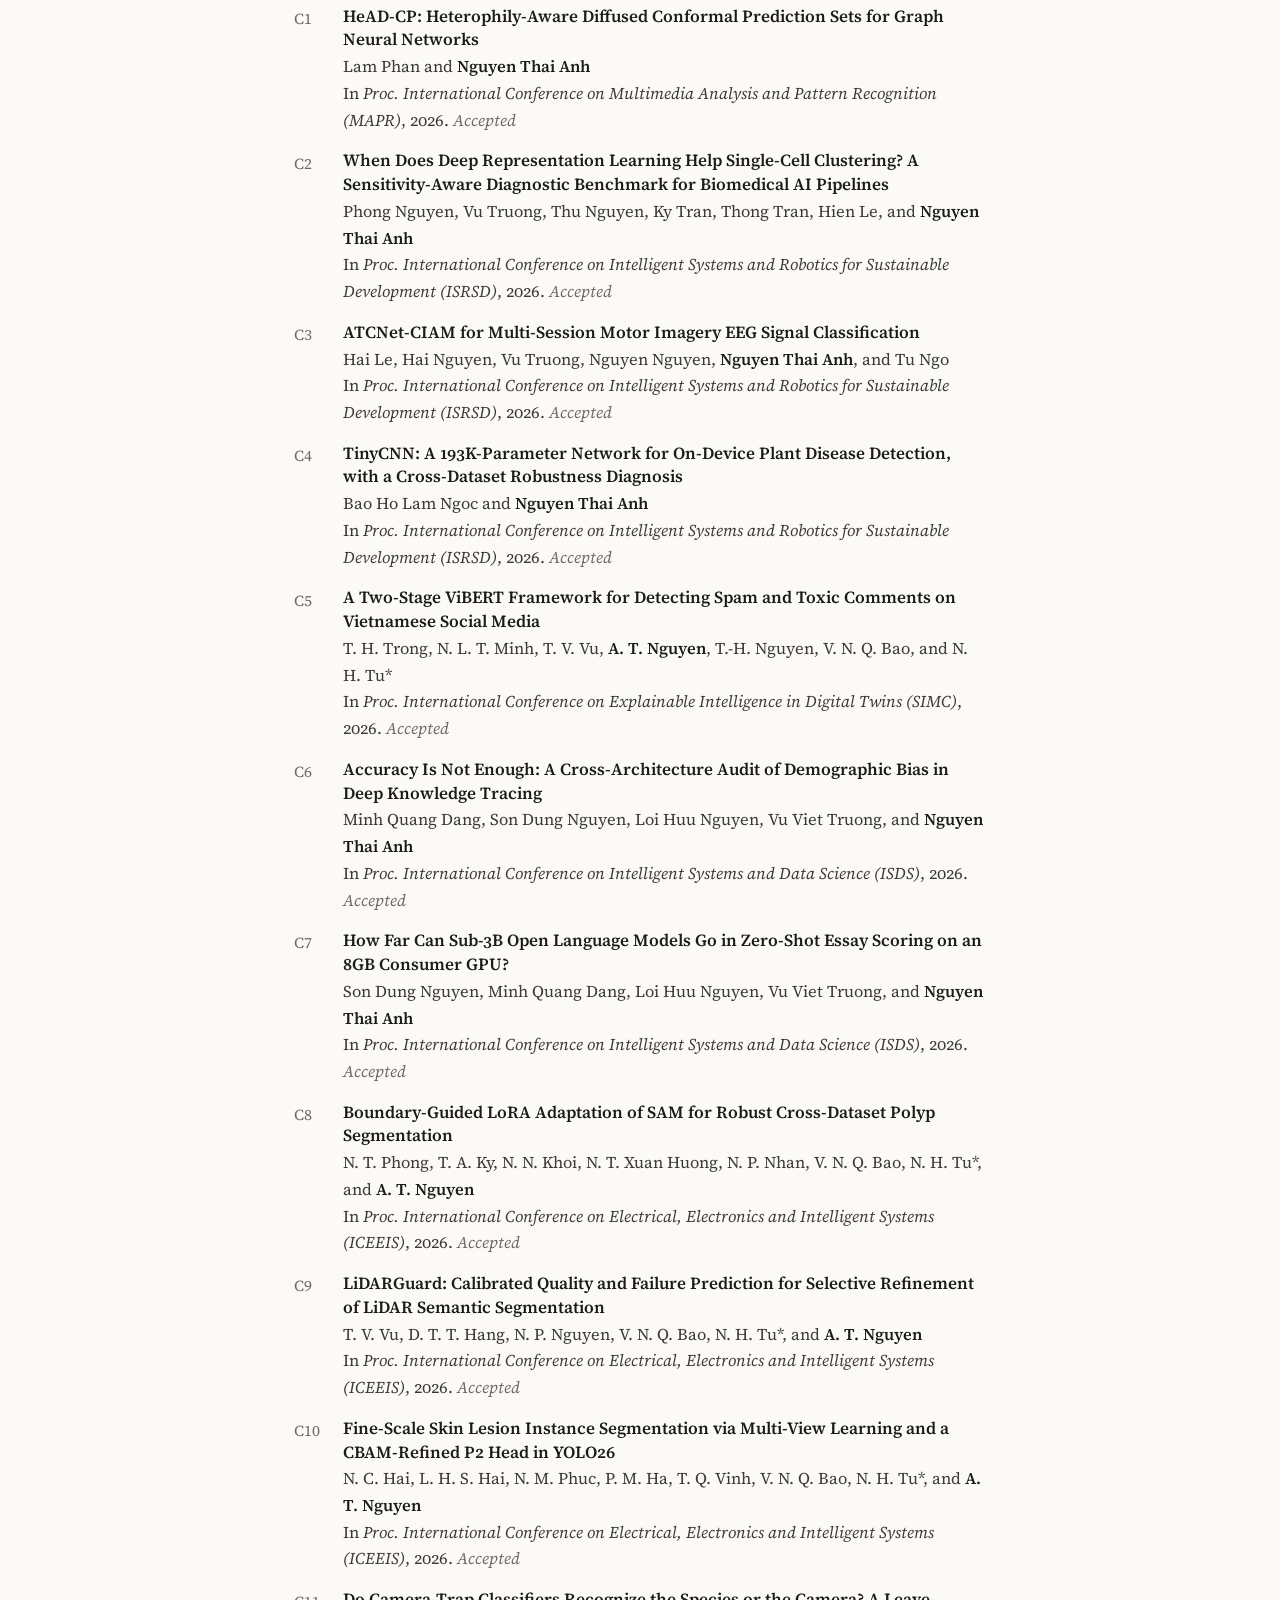
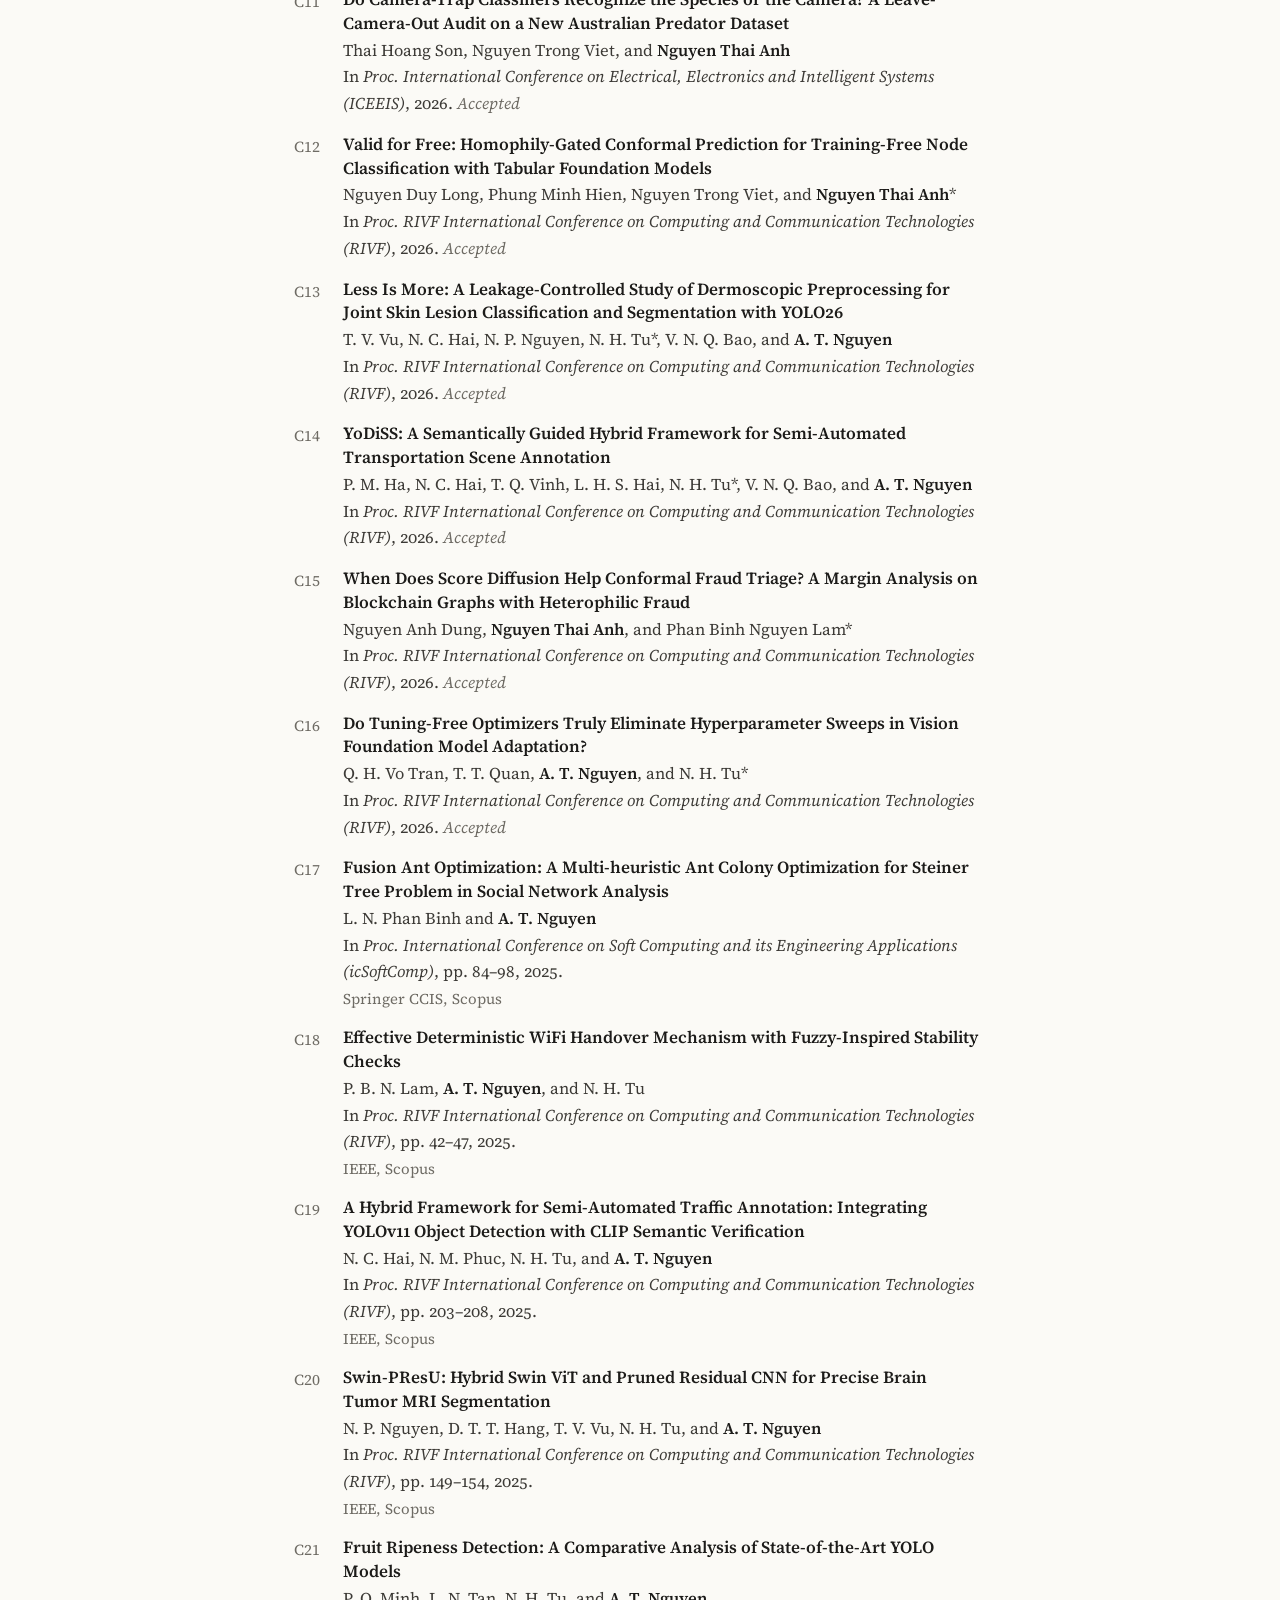
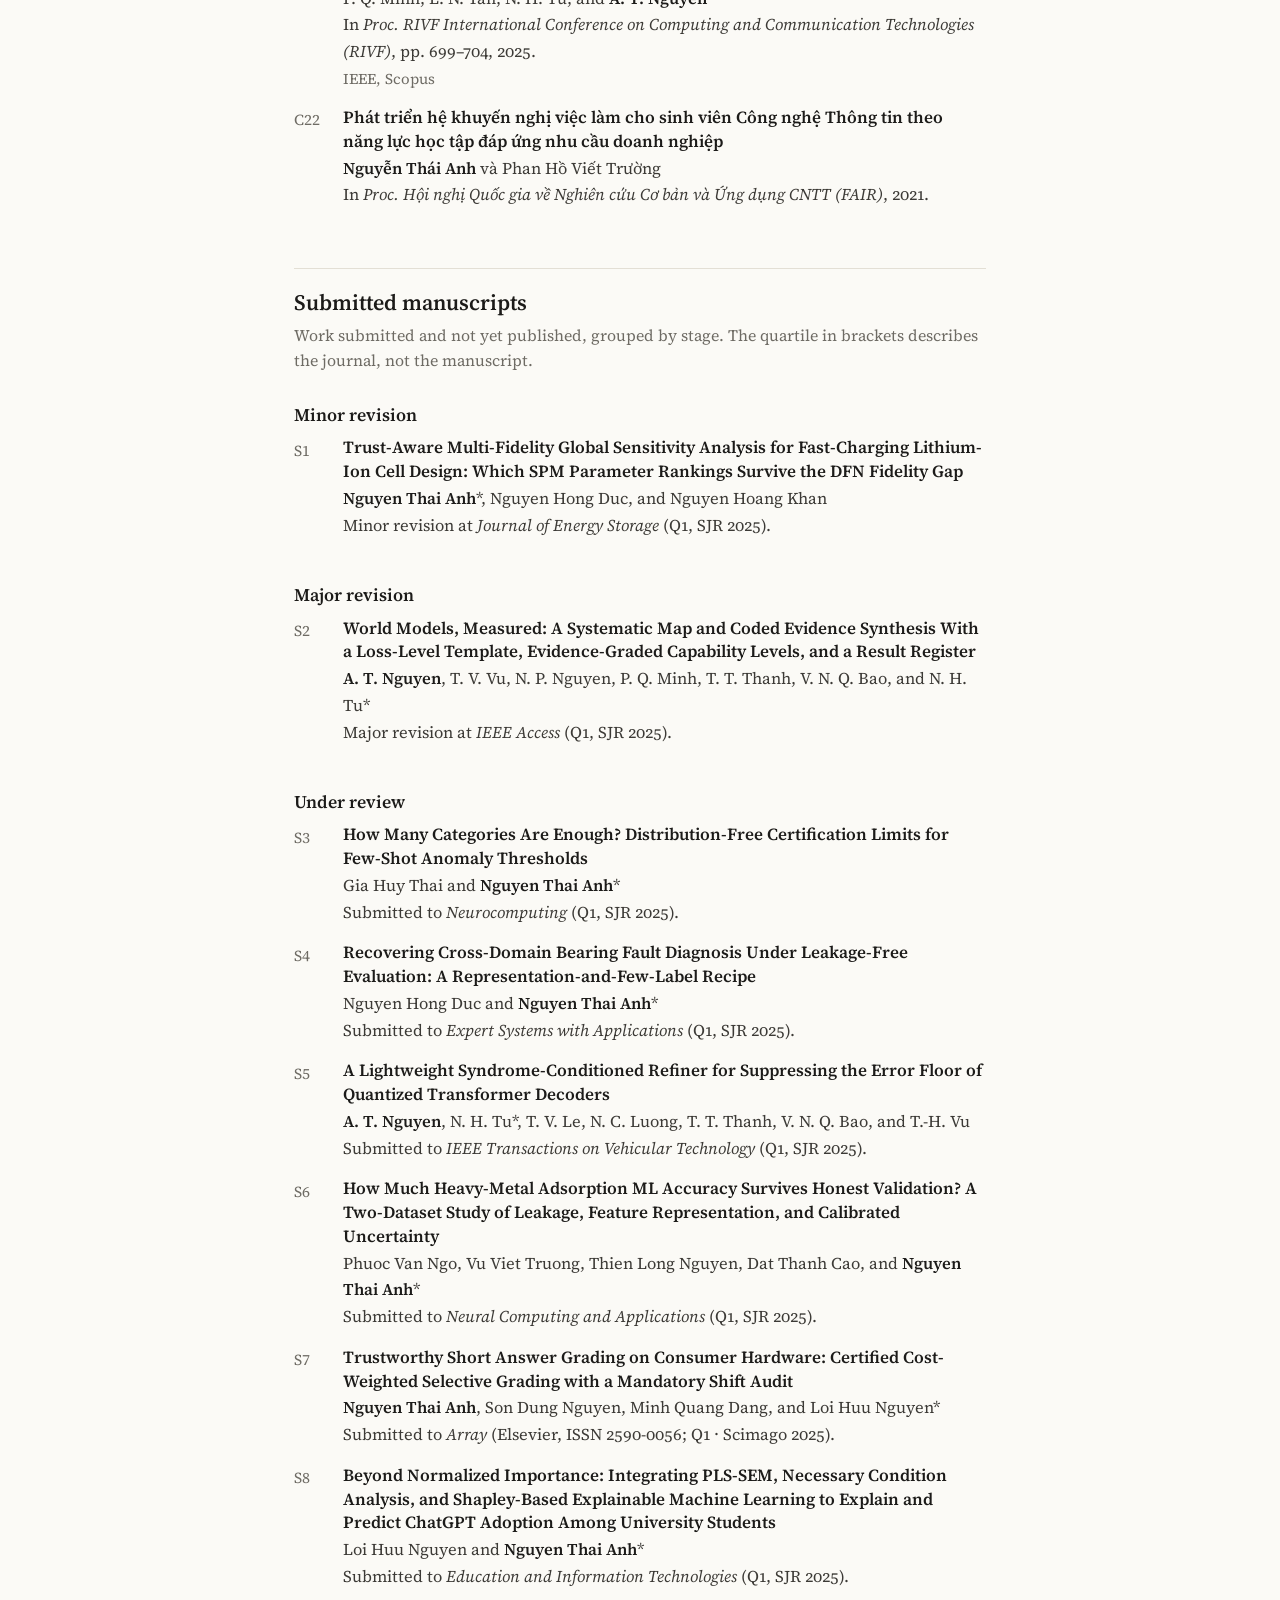
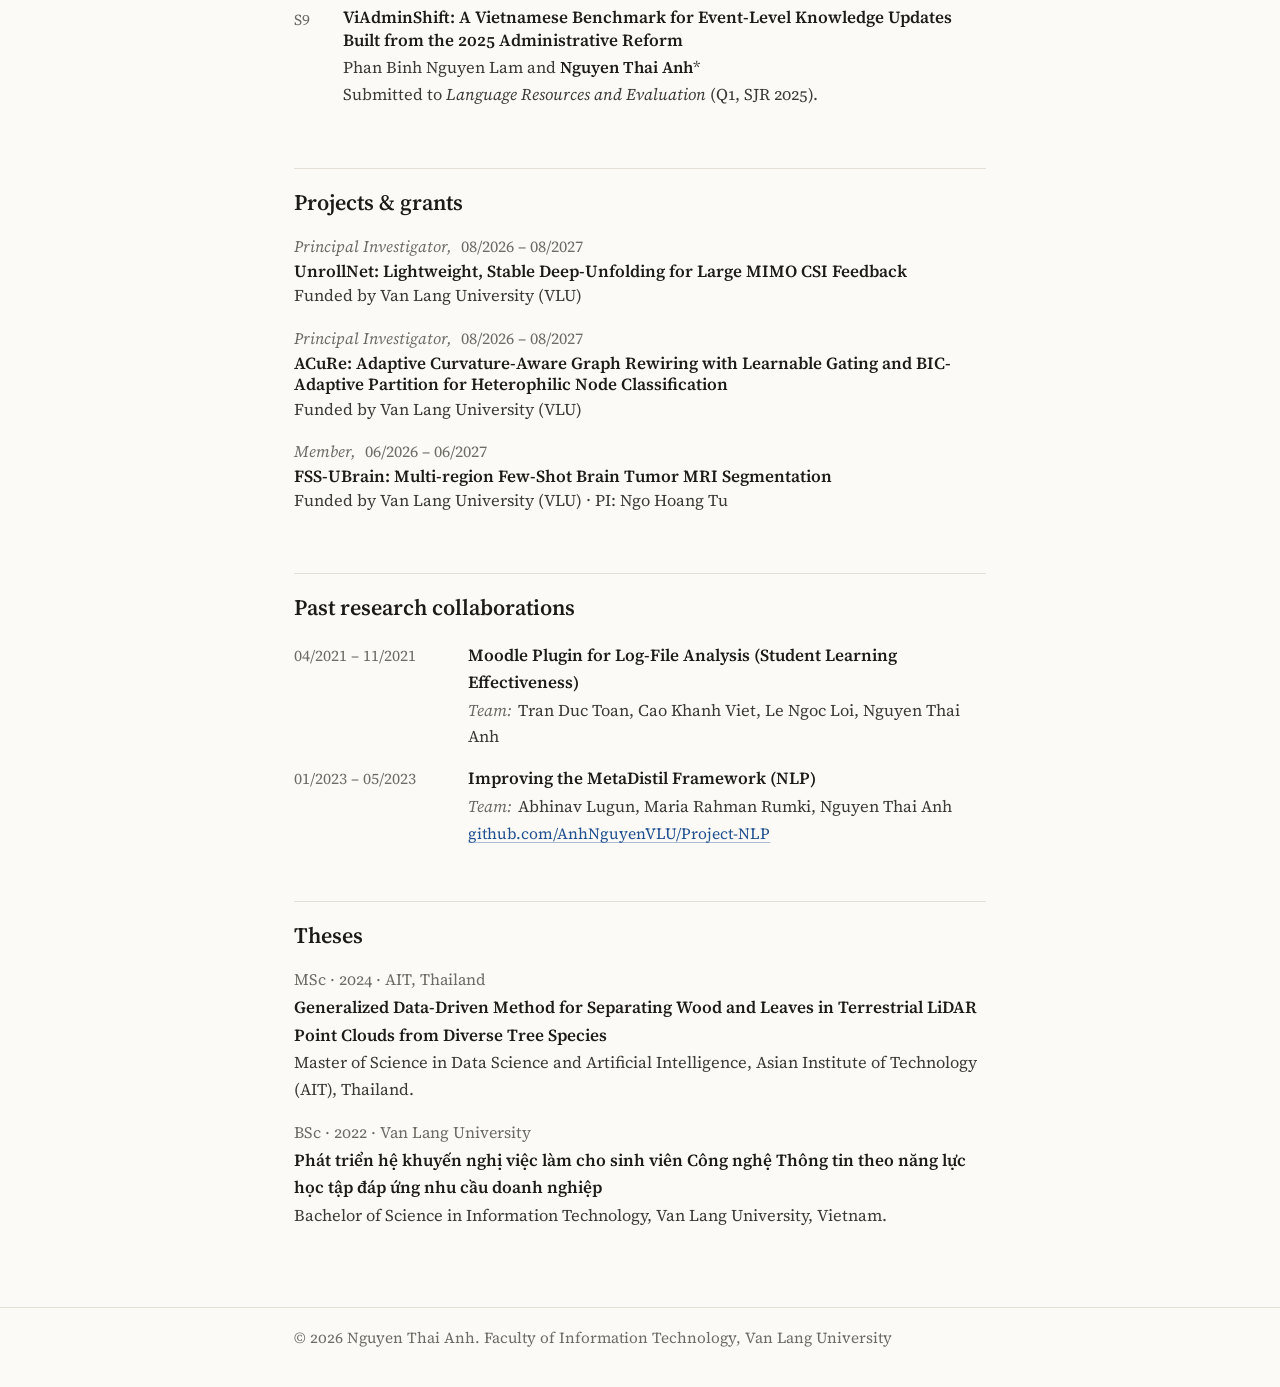
<file: research.html>
<!DOCTYPE html>
<html lang="en">
<head>
  <meta charset="UTF-8" />
  <meta name="viewport" content="width=device-width, initial-scale=1.0" />
  <title>Research · Nguyen Thai Anh</title>
  <meta name="description" content="Publications, submitted manuscripts, funded projects and theses of Nguyen Thai Anh." />
  <link rel="icon" href="assets/img/favicon.svg" type="image/svg+xml" />
  <link rel="preconnect" href="https://fonts.googleapis.com" />
  <link rel="preconnect" href="https://fonts.gstatic.com" crossorigin />
  <link href="https://fonts.googleapis.com/css2?family=Source+Serif+4:ital,opsz,wght@0,8..60,400;0,8..60,600;1,8..60,400;1,8..60,600&amp;display=swap" rel="stylesheet" />
  <link rel="stylesheet" href="assets/css/style.css?v=636c52c5" />
</head>
<body>
  <a class="skip-link" href="#main">Skip to content</a>

  <header class="site-header">
    <div class="masthead">
      <p class="site-name"><a href="index.html" data-i18n="site.name">Nguyen Thai Anh</a></p>
      <nav class="site-nav" aria-label="Primary">
        <a href="index.html" data-i18n="nav.home">Home</a>
        <a href="research.html" aria-current="page" data-i18n="nav.research">Research</a>
        <a href="teaching.html" data-i18n="nav.teaching">Teaching</a>
        <a href="mentoring.html" data-i18n="nav.mentoring">Mentoring</a>
        <a href="talks-awards.html" data-i18n="nav.talks">Talks &amp; Awards</a>
        <button class="lang-toggle" type="button" data-lang-toggle>Tiếng Việt</button>
      </nav>
    </div>
  </header>

  <main id="main">
    <section class="page-head">
      <div class="container">
        <h1 data-i18n="research.h1">Publications, projects &amp; theses</h1>
        <p class="lede" data-i18n="research.lede">I work on computer vision and machine learning, with a broader background in data science and AI. Current threads are LiDAR point clouds, recommendation systems, and deep learning for healthcare and agriculture.</p>
        <p class="muted" data-i18n-html="research.scholar.html"><a href="https://scholar.google.com/citations?hl=en&amp;user=YZFnMJYAAAAJ" target="_blank" rel="noopener">Google Scholar</a>: 17 citations, h-index 3 (November 2026).</p>
        <ul class="toc">
          <li><a href="#publications" data-i18n="research.toc.pubs">Publications</a></li>
          <li><a href="#submitted" data-i18n="research.toc.submitted">Submitted</a></li>
          <li><a href="#grants" data-i18n="research.toc.grants">Grants</a></li>
          <li><a href="#collaborations" data-i18n="research.toc.collab">Collaborations</a></li>
          <li><a href="#theses" data-i18n="research.toc.theses">Theses</a></li>
        </ul>
      </div>
    </section>


    <section class="section" id="publications">
      <div class="container">
        <div class="section-head">
          <h2 class="section-title" data-i18n="research.pubs.title">Publications</h2>
          <p class="section-sub" data-i18n="research.pubs.legend">My name is in bold and an asterisk marks the corresponding author. Quartiles come from the Scimago Journal Rank (SJR) for the year shown, and each journal holds that quartile in every one of its subject categories. Conferences carry no quartile.</p>
        </div>

        <div class="pub-group bib-J">
          <h3 class="year-label" data-i18n="research.pubs.journals">Journal articles</h3>
          <ol class="pub-list">
            <li class="pub-card">
              <h4 class="pub-title">Hierarchical Empirical-Bayes Naive Bayes: Minimax Smoothing and Calibration with AODE Extension</h4>
              <p class="pub-authors"><b class="me">A. T. Nguyen</b>, T. V. Vu, T. T. Thanh, V. N. Q. Bao, and N. H. Tu*</p>
              <p class="pub-venue"><em>Knowledge-Based Systems</em>, 2026. <span class="pub-status" data-i18n="badge.accepted">Accepted</span></p>
              <p class="pub-index">Q1 (SJR 2025), Scopus, SCIE</p>
            </li>
            <li class="pub-card">
              <h4 class="pub-title"><a href="https://doi.org/10.1016/j.neucom.2026.135301" target="_blank" rel="noopener">FSS-UBrain: Multi-region Few-Shot Brain Tumor MRI Segmentation</a></h4>
              <p class="pub-authors">T. V. Vu, N. P. Nguyen, D. T. T. Hang, T. T. Thanh, V. N. Q. Bao, <b class="me">A. T. Nguyen</b>, and N. H. Tu*</p>
              <p class="pub-venue"><em>Neurocomputing</em>, vol. 709, art. 135301, 2027.</p>
              <p class="pub-index">Q1 (SJR 2025), Scopus, SCIE</p>
            </li>
            <li class="pub-card">
              <h4 class="pub-title"><a href="https://doi.org/10.1109/ACCESS.2026.3709955" target="_blank" rel="noopener">Automated Wood and Leaf Separation: A Comprehensive Review on Advanced Methods and Forestry Applications</a></h4>
              <p class="pub-authors">T. V. Vu, N. P. Nguyen, D. T. T. Hang, <b class="me">A. T. Nguyen</b>, T. T. Thanh, V. N. Q. Bao, and N. H. Tu</p>
              <p class="pub-venue"><em>IEEE Access</em>, vol. 14, pp. 107383–107416, 2026.</p>
              <p class="pub-index">Q1 (SJR 2025), Scopus, SCIE</p>
            </li>
            <li class="pub-card">
              <h4 class="pub-title"><a href="https://doi.org/10.1109/ACCESS.2026.3718998" target="_blank" rel="noopener">VietJobs-37K and VieJobBERT: A Vietnamese Multi-Label Occupation Classification Dataset and Multi-Seed PhoBERT-v2 Reference Benchmark</a></h4>
              <p class="pub-authors">D. L. A. Kiet, <b class="me">A. T. Nguyen</b>, T. T. Thanh, V. N. Q. Bao, and N. H. Tu</p>
              <p class="pub-venue"><em>IEEE Access</em>, vol. 14, pp. 119006–119026, 2026.</p>
              <p class="pub-index">Q1 (SJR 2025), Scopus, SCIE</p>
            </li>

            <li class="pub-card">
              <h4 class="pub-title"><a href="https://doi.org/10.1016/j.atech.2026.102531" target="_blank" rel="noopener">From Laboratory to Field: Frozen Foundation-Model Features Toward Robust Plant Disease Recognition</a></h4>
              <p class="pub-authors"><b class="me">Nguyen Thai Anh</b>, Son Dung Nguyen, Minh Quang Dang, Lam Nguyen Binh Phan, and Loi Huu Nguyen*</p>
              <p class="pub-venue"><em>Smart Agricultural Technology</em>, art. 102531, 2026.</p>
              <p class="pub-index">Q1 (SJR 2025), Scopus</p>
            </li>
            <li class="pub-card">
              <h4 class="pub-title">Developing a Restaurant Recommended System via the Vietnamese Food Image Classification</h4>
              <p class="pub-authors">V. H. Pham, <b class="me">A. T. Nguyen</b>, T. B. Phung, and T. H. V. Phan</p>
              <p class="pub-venue"><em>International Journal of Electrical &amp; Computer Engineering (IJECE)</em>, vol. 14, no. 2, 2024.</p>
              <p class="pub-index">Q3 (SJR 2024), Scopus 2014–2025</p>
            </li>
          </ol>
        </div>

        <div class="pub-group bib-C">
          <h3 class="year-label" data-i18n="research.pubs.conferences">Conference papers</h3>

          <ol class="pub-list">
            <li class="pub-card">
              <h4 class="pub-title">HeAD-CP: Heterophily-Aware Diffused Conformal Prediction Sets for Graph Neural Networks</h4>
              <p class="pub-authors">Lam Phan and <b class="me">Nguyen Thai Anh</b></p>
              <p class="pub-venue">In <em>Proc. International Conference on Multimedia Analysis and Pattern Recognition (MAPR)</em>, 2026. <span class="pub-status" data-i18n="badge.accepted">Accepted</span></p>
            </li>
            <li class="pub-card">
              <h4 class="pub-title">When Does Deep Representation Learning Help Single-Cell Clustering? A Sensitivity-Aware Diagnostic Benchmark for Biomedical AI Pipelines</h4>
              <p class="pub-authors">Phong Nguyen, Vu Truong, Thu Nguyen, Ky Tran, Thong Tran, Hien Le, and <b class="me">Nguyen Thai Anh</b></p>
              <p class="pub-venue">In <em>Proc. International Conference on Intelligent Systems and Robotics for Sustainable Development (ISRSD)</em>, 2026. <span class="pub-status" data-i18n="badge.accepted">Accepted</span></p>
            </li>
            <li class="pub-card">
              <h4 class="pub-title">ATCNet-CIAM for Multi-Session Motor Imagery EEG Signal Classification</h4>
              <p class="pub-authors">Hai Le, Hai Nguyen, Vu Truong, Nguyen Nguyen, <b class="me">Nguyen Thai Anh</b>, and Tu Ngo</p>
              <p class="pub-venue">In <em>Proc. International Conference on Intelligent Systems and Robotics for Sustainable Development (ISRSD)</em>, 2026. <span class="pub-status" data-i18n="badge.accepted">Accepted</span></p>
            </li>
            <li class="pub-card">
              <h4 class="pub-title">TinyCNN: A 193K-Parameter Network for On-Device Plant Disease Detection, with a Cross-Dataset Robustness Diagnosis</h4>
              <p class="pub-authors">Bao Ho Lam Ngoc and <b class="me">Nguyen Thai Anh</b></p>
              <p class="pub-venue">In <em>Proc. International Conference on Intelligent Systems and Robotics for Sustainable Development (ISRSD)</em>, 2026. <span class="pub-status" data-i18n="badge.accepted">Accepted</span></p>
            </li>
            <li class="pub-card">
              <h4 class="pub-title">A Two-Stage ViBERT Framework for Detecting Spam and Toxic Comments on Vietnamese Social Media</h4>
              <p class="pub-authors">T. H. Trong, N. L. T. Minh, T. V. Vu, <b class="me">A. T. Nguyen</b>, T.-H. Nguyen, V. N. Q. Bao, and N. H. Tu*</p>
              <p class="pub-venue">In <em>Proc. International Conference on Explainable Intelligence in Digital Twins (SIMC)</em>, 2026. <span class="pub-status" data-i18n="badge.accepted">Accepted</span></p>
            </li>
            <li class="pub-card">
              <h4 class="pub-title">Accuracy Is Not Enough: A Cross-Architecture Audit of Demographic Bias in Deep Knowledge Tracing</h4>
              <p class="pub-authors">Minh Quang Dang, Son Dung Nguyen, Loi Huu Nguyen, Vu Viet Truong, and <b class="me">Nguyen Thai Anh</b></p>
              <p class="pub-venue">In <em>Proc. International Conference on Intelligent Systems and Data Science (ISDS)</em>, 2026. <span class="pub-status" data-i18n="badge.accepted">Accepted</span></p>
            </li>
            <li class="pub-card">
              <h4 class="pub-title">How Far Can Sub-3B Open Language Models Go in Zero-Shot Essay Scoring on an 8GB Consumer GPU?</h4>
              <p class="pub-authors">Son Dung Nguyen, Minh Quang Dang, Loi Huu Nguyen, Vu Viet Truong, and <b class="me">Nguyen Thai Anh</b></p>
              <p class="pub-venue">In <em>Proc. International Conference on Intelligent Systems and Data Science (ISDS)</em>, 2026. <span class="pub-status" data-i18n="badge.accepted">Accepted</span></p>
            </li>
            <li class="pub-card">
              <h4 class="pub-title">Boundary-Guided LoRA Adaptation of SAM for Robust Cross-Dataset Polyp Segmentation</h4>
              <p class="pub-authors">N. T. Phong, T. A. Ky, N. N. Khoi, N. T. Xuan Huong, N. P. Nhan, V. N. Q. Bao, N. H. Tu*, and <b class="me">A. T. Nguyen</b></p>
              <p class="pub-venue">In <em>Proc. International Conference on Electrical, Electronics and Intelligent Systems (ICEEIS)</em>, 2026. <span class="pub-status" data-i18n="badge.accepted">Accepted</span></p>
            </li>
            <li class="pub-card">
              <h4 class="pub-title">LiDARGuard: Calibrated Quality and Failure Prediction for Selective Refinement of LiDAR Semantic Segmentation</h4>
              <p class="pub-authors">T. V. Vu, D. T. T. Hang, N. P. Nguyen, V. N. Q. Bao, N. H. Tu*, and <b class="me">A. T. Nguyen</b></p>
              <p class="pub-venue">In <em>Proc. International Conference on Electrical, Electronics and Intelligent Systems (ICEEIS)</em>, 2026. <span class="pub-status" data-i18n="badge.accepted">Accepted</span></p>
            </li>
            <li class="pub-card">
              <h4 class="pub-title">Fine-Scale Skin Lesion Instance Segmentation via Multi-View Learning and a CBAM-Refined P2 Head in YOLO26</h4>
              <p class="pub-authors">N. C. Hai, L. H. S. Hai, N. M. Phuc, P. M. Ha, T. Q. Vinh, V. N. Q. Bao, N. H. Tu*, and <b class="me">A. T. Nguyen</b></p>
              <p class="pub-venue">In <em>Proc. International Conference on Electrical, Electronics and Intelligent Systems (ICEEIS)</em>, 2026. <span class="pub-status" data-i18n="badge.accepted">Accepted</span></p>
            </li>
            <li class="pub-card">
              <h4 class="pub-title">Do Camera-Trap Classifiers Recognize the Species or the Camera? A Leave-Camera-Out Audit on a New Australian Predator Dataset</h4>
              <p class="pub-authors">Thai Hoang Son, Nguyen Trong Viet, and <b class="me">Nguyen Thai Anh</b></p>
              <p class="pub-venue">In <em>Proc. International Conference on Electrical, Electronics and Intelligent Systems (ICEEIS)</em>, 2026. <span class="pub-status" data-i18n="badge.accepted">Accepted</span></p>
            </li>
            <li class="pub-card">
              <h4 class="pub-title">Valid for Free: Homophily-Gated Conformal Prediction for Training-Free Node Classification with Tabular Foundation Models</h4>
              <p class="pub-authors">Nguyen Duy Long, Phung Minh Hien, Nguyen Trong Viet, and <b class="me">Nguyen Thai Anh</b>*</p>
              <p class="pub-venue">In <em>Proc. RIVF International Conference on Computing and Communication Technologies (RIVF)</em>, 2026. <span class="pub-status" data-i18n="badge.accepted">Accepted</span></p>
            </li>
            <li class="pub-card">
              <h4 class="pub-title">Less Is More: A Leakage-Controlled Study of Dermoscopic Preprocessing for Joint Skin Lesion Classification and Segmentation with YOLO26</h4>
              <p class="pub-authors">T. V. Vu, N. C. Hai, N. P. Nguyen, N. H. Tu*, V. N. Q. Bao, and <b class="me">A. T. Nguyen</b></p>
              <p class="pub-venue">In <em>Proc. RIVF International Conference on Computing and Communication Technologies (RIVF)</em>, 2026. <span class="pub-status" data-i18n="badge.accepted">Accepted</span></p>
            </li>
            <li class="pub-card">
              <h4 class="pub-title">YoDiSS: A Semantically Guided Hybrid Framework for Semi-Automated Transportation Scene Annotation</h4>
              <p class="pub-authors">P. M. Ha, N. C. Hai, T. Q. Vinh, L. H. S. Hai, N. H. Tu*, V. N. Q. Bao, and <b class="me">A. T. Nguyen</b></p>
              <p class="pub-venue">In <em>Proc. RIVF International Conference on Computing and Communication Technologies (RIVF)</em>, 2026. <span class="pub-status" data-i18n="badge.accepted">Accepted</span></p>
            </li>
            <li class="pub-card">
              <h4 class="pub-title">When Does Score Diffusion Help Conformal Fraud Triage? A Margin Analysis on Blockchain Graphs with Heterophilic Fraud</h4>
              <p class="pub-authors">Nguyen Anh Dung, <b class="me">Nguyen Thai Anh</b>, and Phan Binh Nguyen Lam*</p>
              <p class="pub-venue">In <em>Proc. RIVF International Conference on Computing and Communication Technologies (RIVF)</em>, 2026. <span class="pub-status" data-i18n="badge.accepted">Accepted</span></p>
            </li>
            <li class="pub-card">
              <h4 class="pub-title">Do Tuning-Free Optimizers Truly Eliminate Hyperparameter Sweeps in Vision Foundation Model Adaptation?</h4>
              <p class="pub-authors">Q. H. Vo Tran, T. T. Quan, <b class="me">A. T. Nguyen</b>, and N. H. Tu*</p>
              <p class="pub-venue">In <em>Proc. RIVF International Conference on Computing and Communication Technologies (RIVF)</em>, 2026. <span class="pub-status" data-i18n="badge.accepted">Accepted</span></p>
            </li>
            <li class="pub-card">
              <h4 class="pub-title">Fusion Ant Optimization: A Multi-heuristic Ant Colony Optimization for Steiner Tree Problem in Social Network Analysis</h4>
              <p class="pub-authors">L. N. Phan Binh and <b class="me">A. T. Nguyen</b></p>
              <p class="pub-venue">In <em>Proc. International Conference on Soft Computing and its Engineering Applications (icSoftComp)</em>, pp. 84–98, 2025.</p>
              <p class="pub-index">Springer CCIS, Scopus</p>
            </li>
            <li class="pub-card">
              <h4 class="pub-title">Effective Deterministic WiFi Handover Mechanism with Fuzzy-Inspired Stability Checks</h4>
              <p class="pub-authors">P. B. N. Lam, <b class="me">A. T. Nguyen</b>, and N. H. Tu</p>
              <p class="pub-venue">In <em>Proc. RIVF International Conference on Computing and Communication Technologies (RIVF)</em>, pp. 42–47, 2025.</p>
              <p class="pub-index">IEEE, Scopus</p>
            </li>
            <li class="pub-card">
              <h4 class="pub-title">A Hybrid Framework for Semi-Automated Traffic Annotation: Integrating YOLOv11 Object Detection with CLIP Semantic Verification</h4>
              <p class="pub-authors">N. C. Hai, N. M. Phuc, N. H. Tu, and <b class="me">A. T. Nguyen</b></p>
              <p class="pub-venue">In <em>Proc. RIVF International Conference on Computing and Communication Technologies (RIVF)</em>, pp. 203–208, 2025.</p>
              <p class="pub-index">IEEE, Scopus</p>
            </li>
            <li class="pub-card">
              <h4 class="pub-title">Swin-PResU: Hybrid Swin ViT and Pruned Residual CNN for Precise Brain Tumor MRI Segmentation</h4>
              <p class="pub-authors">N. P. Nguyen, D. T. T. Hang, T. V. Vu, N. H. Tu, and <b class="me">A. T. Nguyen</b></p>
              <p class="pub-venue">In <em>Proc. RIVF International Conference on Computing and Communication Technologies (RIVF)</em>, pp. 149–154, 2025.</p>
              <p class="pub-index">IEEE, Scopus</p>
            </li>
            <li class="pub-card">
              <h4 class="pub-title">Fruit Ripeness Detection: A Comparative Analysis of State-of-the-Art YOLO Models</h4>
              <p class="pub-authors">P. Q. Minh, L. N. Tan, N. H. Tu, and <b class="me">A. T. Nguyen</b></p>
              <p class="pub-venue">In <em>Proc. RIVF International Conference on Computing and Communication Technologies (RIVF)</em>, pp. 699–704, 2025.</p>
              <p class="pub-index">IEEE, Scopus</p>
            </li>
            <!-- Vietnamese-language paper: the byline deliberately keeps Vietnamese
                 name order and diacritics, matching the title and venue. -->
            <li class="pub-card">
              <h4 class="pub-title">Phát triển hệ khuyến nghị việc làm cho sinh viên Công nghệ Thông tin theo năng lực học tập đáp ứng nhu cầu doanh nghiệp</h4>
              <p class="pub-authors"><b class="me">Nguyễn Thái Anh</b> và Phan Hồ Viết Trường</p>
              <p class="pub-venue">In <em>Proc. Hội nghị Quốc gia về Nghiên cứu Cơ bản và Ứng dụng CNTT (FAIR)</em>, 2021.</p>
            </li>
          </ol>
        </div>
      </div>
    </section>

    <section class="section" id="submitted">
      <div class="container">
        <div class="section-head">
          <h2 class="section-title" data-i18n="research.submitted.title">Submitted manuscripts</h2>
          <p class="section-sub" data-i18n="research.submitted.intro">Work submitted and not yet published, grouped by stage. The quartile in brackets describes the journal, not the manuscript.</p>
        </div>

        <div class="pub-group bib-S">
          <h3 class="year-label" data-i18n="research.submitted.minor.title">Minor revision</h3>
          <ol class="pub-list">
            <li class="pub-card pub-compact">
              <h4 class="pub-title">Trust-Aware Multi-Fidelity Global Sensitivity Analysis for Fast-Charging Lithium-Ion Cell Design: Which SPM Parameter Rankings Survive the DFN Fidelity Gap</h4>
              <p class="pub-authors"><b class="me">Nguyen Thai Anh</b>*, Nguyen Hong Duc, and Nguyen Hoang Khan</p>
              <p class="pub-venue">Minor revision at <em>Journal of Energy Storage</em> (Q1, SJR 2025).</p>
            </li>
          </ol>
        </div>

        <div class="pub-group bib-S">
          <h3 class="year-label" data-i18n="research.submitted.major.title">Major revision</h3>
          <ol class="pub-list">
            <li class="pub-card pub-compact">
              <h4 class="pub-title">World Models, Measured: A Systematic Map and Coded Evidence Synthesis With a Loss-Level Template, Evidence-Graded Capability Levels, and a Result Register</h4>
              <p class="pub-authors"><b class="me">A. T. Nguyen</b>, T. V. Vu, N. P. Nguyen, P. Q. Minh, T. T. Thanh, V. N. Q. Bao, and N. H. Tu*</p>
              <p class="pub-venue">Major revision at <em>IEEE Access</em> (Q1, SJR 2025).</p>
            </li>
          </ol>
        </div>

        <div class="pub-group bib-S">
          <h3 class="year-label" data-i18n="research.submitted.review.title">Under review</h3>
          <ol class="pub-list">
            <li class="pub-card pub-compact">
              <h4 class="pub-title">How Many Categories Are Enough? Distribution-Free Certification Limits for Few-Shot Anomaly Thresholds</h4>
              <p class="pub-authors">Gia Huy Thai and <b class="me">Nguyen Thai Anh</b>*</p>
              <p class="pub-venue">Submitted to <em>Neurocomputing</em> (Q1, SJR 2025).</p>
            </li>
            <li class="pub-card pub-compact">
              <h4 class="pub-title">Recovering Cross-Domain Bearing Fault Diagnosis Under Leakage-Free Evaluation: A Representation-and-Few-Label Recipe</h4>
              <p class="pub-authors">Nguyen Hong Duc and <b class="me">Nguyen Thai Anh</b>*</p>
              <p class="pub-venue">Submitted to <em>Expert Systems with Applications</em> (Q1, SJR 2025).</p>
            </li>
            <li class="pub-card pub-compact">
              <h4 class="pub-title">A Lightweight Syndrome-Conditioned Refiner for Suppressing the Error Floor of Quantized Transformer Decoders</h4>
              <p class="pub-authors"><b class="me">A. T. Nguyen</b>, N. H. Tu*, T. V. Le, N. C. Luong, T. T. Thanh, V. N. Q. Bao, and T.-H. Vu</p>
              <p class="pub-venue">Submitted to <em>IEEE Transactions on Vehicular Technology</em> (Q1, SJR 2025).</p>
            </li>
            <li class="pub-card pub-compact">
              <h4 class="pub-title">How Much Heavy-Metal Adsorption ML Accuracy Survives Honest Validation? A Two-Dataset Study of Leakage, Feature Representation, and Calibrated Uncertainty</h4>
              <p class="pub-authors">Phuoc Van Ngo, Vu Viet Truong, Thien Long Nguyen, Dat Thanh Cao, and <b class="me">Nguyen Thai Anh</b>*</p>
              <p class="pub-venue">Submitted to <em>Neural Computing and Applications</em> (Q1, SJR 2025).</p>
            </li>
            <li class="pub-card pub-compact">
              <h4 class="pub-title">Trustworthy Short Answer Grading on Consumer Hardware: Certified Cost-Weighted Selective Grading with a Mandatory Shift Audit</h4>
              <p class="pub-authors"><b class="me">Nguyen Thai Anh</b>, Son Dung Nguyen, Minh Quang Dang, and Loi Huu Nguyen*</p>
              <p class="pub-venue">Submitted to <em>Array</em> (Elsevier, ISSN 2590-0056; Q1 · Scimago 2025).</p>
            </li>
            <li class="pub-card pub-compact">
              <h4 class="pub-title">Beyond Normalized Importance: Integrating PLS-SEM, Necessary Condition Analysis, and Shapley-Based Explainable Machine Learning to Explain and Predict ChatGPT Adoption Among University Students</h4>
              <p class="pub-authors">Loi Huu Nguyen and <b class="me">Nguyen Thai Anh</b>*</p>
              <p class="pub-venue">Submitted to <em>Education and Information Technologies</em> (Q1, SJR 2025).</p>
            </li>
            <li class="pub-card pub-compact">
              <h4 class="pub-title">ViAdminShift: A Vietnamese Benchmark for Event-Level Knowledge Updates Built from the 2025 Administrative Reform</h4>
              <p class="pub-authors">Phan Binh Nguyen Lam and <b class="me">Nguyen Thai Anh</b>*</p>
              <p class="pub-venue">Submitted to <em>Language Resources and Evaluation</em> (Q1, SJR 2025).</p>
            </li>
          </ol>
        </div>
      </div>
    </section>

    <section class="section" id="grants">
      <div class="container">
        <h2 class="section-title" data-i18n="grants.title">Projects &amp; grants</h2>
        <div class="grant-list">
          <article class="grant">
            <div class="grant-head">
              <span class="grant-role" data-i18n="grants.role.pi">Principal Investigator</span>
              <span class="grant-date">08/2026 – 08/2027</span>
            </div>
            <h3 class="grant-title" data-i18n="grants.p1.title">UnrollNet: Lightweight, Stable Deep-Unfolding for Large MIMO CSI Feedback</h3>
            <p class="grant-funder" data-i18n="grants.funder.vlu">Funded by Van Lang University (VLU)</p>
          </article>
          <article class="grant">
            <div class="grant-head">
              <span class="grant-role" data-i18n="grants.role.pi">Principal Investigator</span>
              <span class="grant-date">08/2026 – 08/2027</span>
            </div>
            <h3 class="grant-title" data-i18n="grants.p2.title">ACuRe: Adaptive Curvature-Aware Graph Rewiring with Learnable Gating and BIC-Adaptive Partition for Heterophilic Node Classification</h3>
            <p class="grant-funder" data-i18n="grants.funder.vlu">Funded by Van Lang University (VLU)</p>
          </article>
          <article class="grant grant-member">
            <div class="grant-head">
              <span class="grant-role" data-i18n="grants.role.member">Member</span>
              <span class="grant-date">06/2026 – 06/2027</span>
            </div>
            <h3 class="grant-title" data-i18n="grants.p3.title">FSS-UBrain: Multi-region Few-Shot Brain Tumor MRI Segmentation</h3>
            <p class="grant-funder" data-i18n="grants.p3.funder">Funded by Van Lang University (VLU) · PI: Ngo Hoang Tu</p>
          </article>
        </div>
      </div>
    </section>

    <section class="section" id="collaborations">
      <div class="container">
        <h2 class="section-title" data-i18n="research.collab.title">Past research collaborations</h2>
        <ol class="news-feed">
          <li class="news-item">
            <span class="news-date">04/2021 – 11/2021</span>
            <div>
              <p class="project-title" data-i18n="teaching.past.1.title">Moodle Plugin for Log-File Analysis (Student Learning Effectiveness)</p>
              <p class="project-team"><strong data-i18n="teaching.adv.label.team">Team</strong>Tran Duc Toan, Cao Khanh Viet, Le Ngoc Loi, Nguyen Thai Anh</p>
            </div>
          </li>
          <li class="news-item">
            <span class="news-date">01/2023 – 05/2023</span>
            <div>
              <p class="project-title" data-i18n="teaching.past.2.title">Improving the MetaDistil Framework (NLP)</p>
              <p class="project-team"><strong data-i18n="teaching.adv.label.team">Team</strong>Abhinav Lugun, Maria Rahman Rumki, Nguyen Thai Anh</p>
              <p class="project-coadv"><a href="https://github.com/AnhNguyenVLU/Project-NLP" target="_blank" rel="noopener">github.com/AnhNguyenVLU/Project-NLP</a></p>
            </div>
          </li>
        </ol>
      </div>
    </section>

    <section class="section" id="theses">
      <div class="container">
        <h2 class="section-title" data-i18n="research.theses.title">Theses</h2>
        <div class="thesis-grid">
          <article class="thesis">
            <p class="thesis-kicker" data-i18n="research.thesis.msc.kicker">MSc · 2024 · AIT, Thailand</p>
            <p class="thesis-title">Generalized Data-Driven Method for Separating Wood and Leaves in Terrestrial LiDAR Point Clouds from Diverse Tree Species</p>
            <p class="thesis-degree" data-i18n="research.thesis.msc.degree">Master of Science in Data Science and Artificial Intelligence, Asian Institute of Technology (AIT), Thailand.</p>
          </article>
          <article class="thesis">
            <p class="thesis-kicker" data-i18n="research.thesis.bsc.kicker">BSc · 2022 · Van Lang University</p>
            <p class="thesis-title">Phát triển hệ khuyến nghị việc làm cho sinh viên Công nghệ Thông tin theo năng lực học tập đáp ứng nhu cầu doanh nghiệp</p>
            <p class="thesis-degree" data-i18n="research.thesis.bsc.degree">Bachelor of Science in Information Technology, Van Lang University, Vietnam.</p>
          </article>
        </div>
      </div>
    </section>
  </main>

  <footer class="site-footer">
    <p>&copy; <span id="year"></span> <span data-i18n="footer.copy">Nguyen Thai Anh.</span> <span data-i18n="footer.role">Faculty of Information Technology, Van Lang University</span></p>
  </footer>

  <script src="assets/js/i18n.js?v=cd20acf4"></script>
  <script src="assets/js/main.js?v=2563b87a"></script>
</body>
</html>
</file>
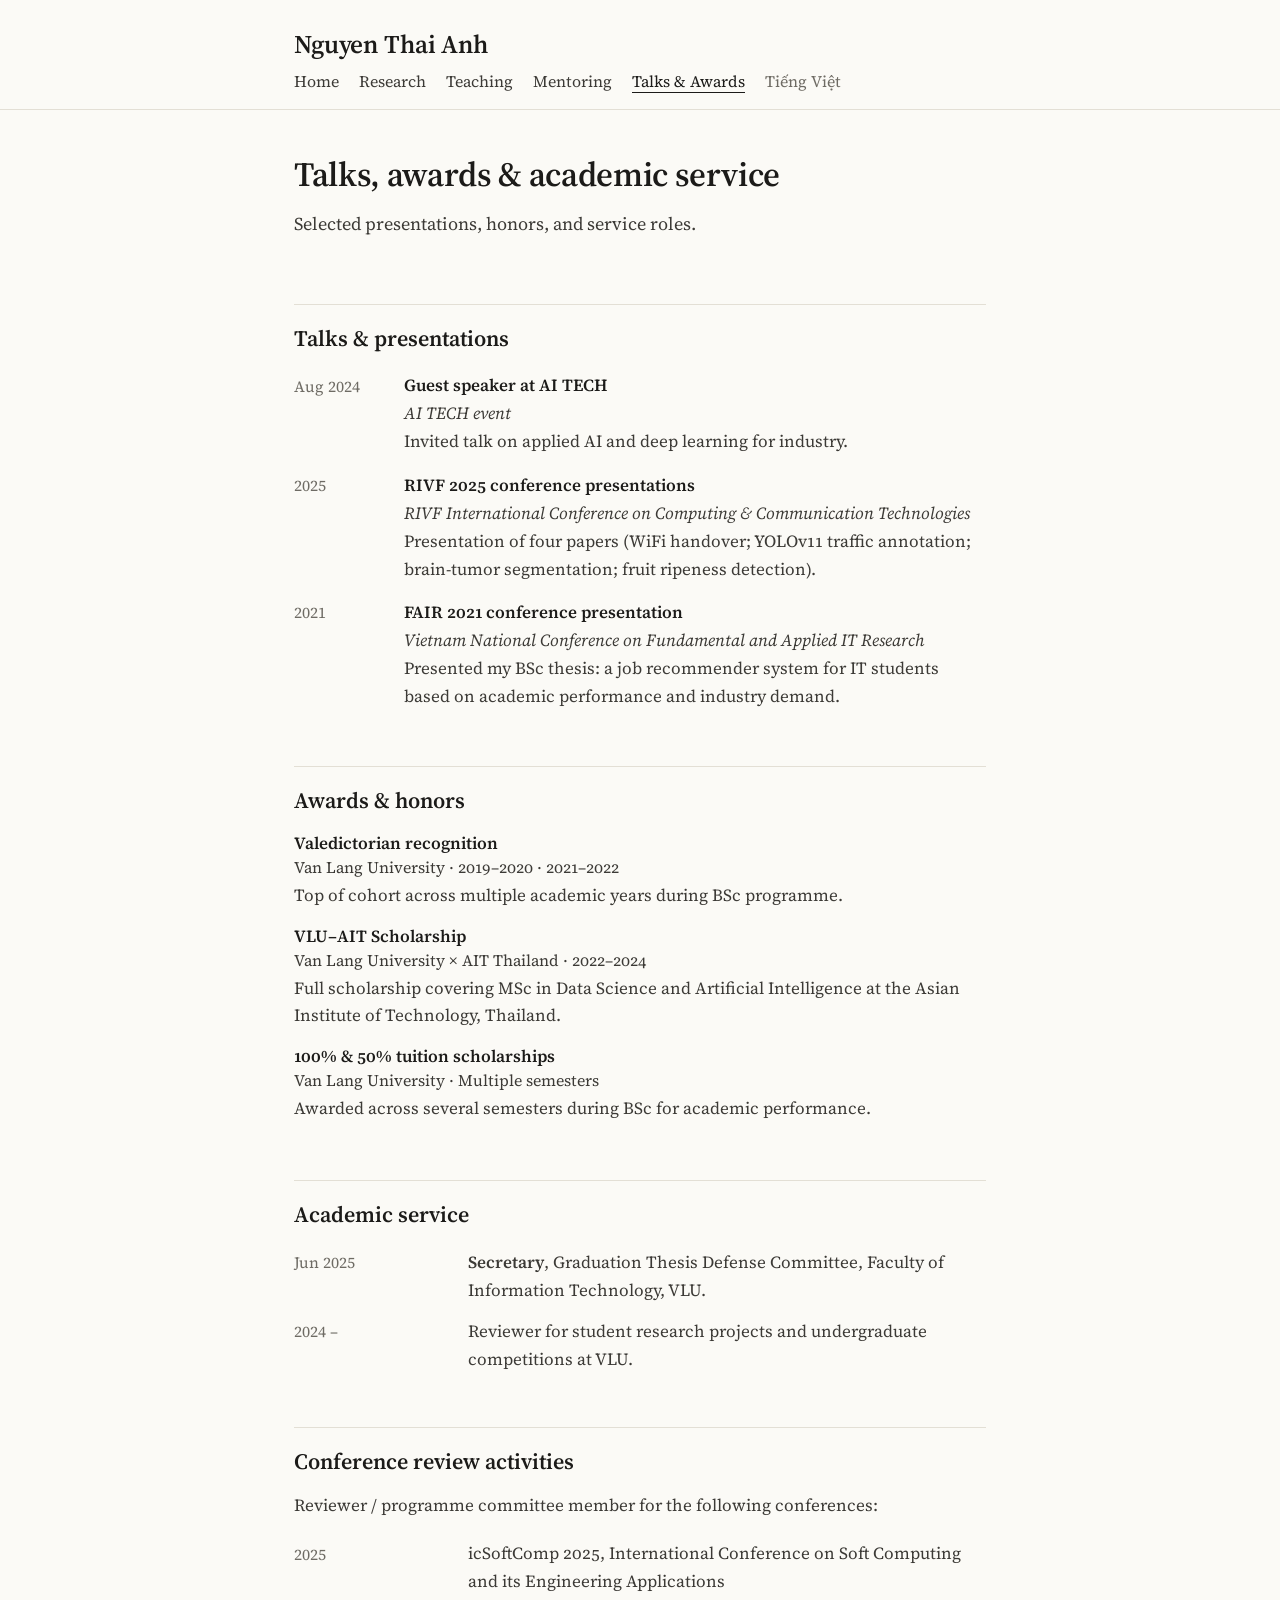
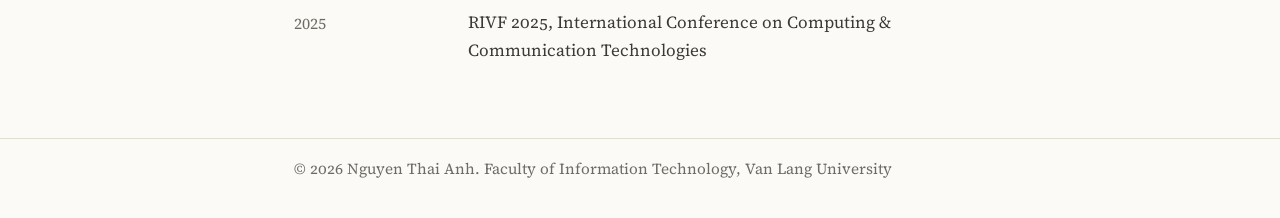
<file: talks-awards.html>
<!DOCTYPE html>
<html lang="en">
<head>
  <meta charset="UTF-8" />
  <meta name="viewport" content="width=device-width, initial-scale=1.0" />
  <title>Talks &amp; Awards · Nguyen Thai Anh</title>
  <meta name="description" content="Invited talks, awards, scholarships, and academic service of Nguyen Thai Anh." />
  <link rel="icon" href="assets/img/favicon.svg" type="image/svg+xml" />
  <link rel="preconnect" href="https://fonts.googleapis.com" />
  <link rel="preconnect" href="https://fonts.gstatic.com" crossorigin />
  <link href="https://fonts.googleapis.com/css2?family=Source+Serif+4:ital,opsz,wght@0,8..60,400;0,8..60,600;1,8..60,400;1,8..60,600&amp;display=swap" rel="stylesheet" />
  <link rel="stylesheet" href="assets/css/style.css?v=636c52c5" />
</head>
<body>
  <a class="skip-link" href="#main">Skip to content</a>

  <header class="site-header">
    <div class="masthead">
      <p class="site-name"><a href="index.html" data-i18n="site.name">Nguyen Thai Anh</a></p>
      <nav class="site-nav" aria-label="Primary">
        <a href="index.html" data-i18n="nav.home">Home</a>
        <a href="research.html" data-i18n="nav.research">Research</a>
        <a href="teaching.html" data-i18n="nav.teaching">Teaching</a>
        <a href="mentoring.html" data-i18n="nav.mentoring">Mentoring</a>
        <a href="talks-awards.html" aria-current="page" data-i18n="nav.talks">Talks &amp; Awards</a>
        <button class="lang-toggle" type="button" data-lang-toggle>Tiếng Việt</button>
      </nav>
    </div>
  </header>

  <main id="main">
    <section class="page-head">
      <div class="container">
        <h1 data-i18n="talks.h1">Talks, awards &amp; academic service</h1>
        <p class="lede" data-i18n="talks.lede">Selected presentations, honors, and service roles.</p>
      </div>
    </section>

    <section class="section">
      <div class="container">
        <h2 class="section-title" data-i18n="talks.invited.title">Talks &amp; presentations</h2>
        <ol class="talk-list">
          <li class="talk">
            <span class="talk-date" data-i18n="talks.t1.date">Aug 2024</span>
            <div>
              <p class="talk-title" data-i18n="talks.t1.title">Guest speaker at AI TECH</p>
              <p class="talk-venue" data-i18n="talks.t1.venue">AI TECH event</p>
              <p class="talk-desc" data-i18n="talks.t1.desc">Invited talk on applied AI and deep learning for industry.</p>
            </div>
          </li>
          <li class="talk">
            <span class="talk-date" data-i18n="talks.t2.date">2025</span>
            <div>
              <p class="talk-title" data-i18n="talks.t2.title">RIVF 2025 conference presentations</p>
              <p class="talk-venue" data-i18n="talks.t2.venue">RIVF International Conference on Computing &amp; Communication Technologies</p>
              <p class="talk-desc" data-i18n="talks.t2.desc">Presentation of four papers (WiFi handover; YOLOv11 traffic annotation; brain-tumor segmentation; fruit ripeness detection).</p>
            </div>
          </li>
          <li class="talk">
            <span class="talk-date" data-i18n="talks.t3.date">2021</span>
            <div>
              <p class="talk-title" data-i18n="talks.t3.title">FAIR 2021 conference presentation</p>
              <p class="talk-venue" data-i18n="talks.t3.venue">Vietnam National Conference on Fundamental and Applied IT Research</p>
              <p class="talk-desc" data-i18n="talks.t3.desc">Presented my BSc thesis: a job recommender system for IT students based on academic performance and industry demand.</p>
            </div>
          </li>
        </ol>
      </div>
    </section>

    <section class="section">
      <div class="container">
        <h2 class="section-title" data-i18n="awards.title">Awards &amp; honors</h2>
        <ul class="award-grid">
          <li class="award">
            <h3 data-i18n="awards.a1.title">Valedictorian recognition</h3>
            <p class="award-meta">
              <span data-i18n="awards.a1.org">Van Lang University</span> ·
              <span data-i18n="awards.a1.year">2019–2020 · 2021–2022</span>
            </p>
            <p data-i18n="awards.a1.desc">Top of cohort across multiple academic years during BSc programme.</p>
          </li>
          <li class="award">
            <h3 data-i18n="awards.a2.title">VLU–AIT Scholarship</h3>
            <p class="award-meta">
              <span data-i18n="awards.a2.org">Van Lang University × AIT Thailand</span> ·
              <span data-i18n="awards.a2.year">2022–2024</span>
            </p>
            <p data-i18n="awards.a2.desc">Full scholarship covering MSc in Data Science and Artificial Intelligence at the Asian Institute of Technology, Thailand.</p>
          </li>
          <li class="award">
            <h3 data-i18n="awards.a3.title">100% &amp; 50% tuition scholarships</h3>
            <p class="award-meta">
              <span data-i18n="awards.a3.org">Van Lang University</span> ·
              <span data-i18n="awards.a3.year">Multiple semesters</span>
            </p>
            <p data-i18n="awards.a3.desc">Awarded across several semesters during BSc for academic performance.</p>
          </li>
        </ul>
      </div>
    </section>

    <section class="section">
      <div class="container">
        <h2 class="section-title" data-i18n="service.title">Academic service</h2>
        <ol class="news-feed">
          <li class="news-item">
            <span class="news-date" data-i18n="service.s1.date">Jun 2025</span>
            <p class="news-body" data-i18n-html="service.s1.body.html"><strong>Secretary</strong>, Graduation Thesis Defense Committee, Faculty of Information Technology, VLU.</p>
          </li>
          <li class="news-item">
            <span class="news-date">2024 –</span>
            <p class="news-body" data-i18n="service.s2.body">Reviewer for student research projects and undergraduate competitions at VLU.</p>
          </li>
        </ol>
      </div>
    </section>

    <section class="section">
      <div class="container">
        <h2 class="section-title" data-i18n="service.review.title">Conference review activities</h2>
        <p class="prose" data-i18n="service.review.intro">Reviewer / programme committee member for the following conferences:</p>
        <ol class="news-feed stack-lg">
          <li class="news-item">
            <span class="news-date">2025</span>
            <p class="news-body" data-i18n="service.review.icsoftcomp">icSoftComp 2025, International Conference on Soft Computing and its Engineering Applications</p>
          </li>
          <li class="news-item">
            <span class="news-date">2025</span>
            <p class="news-body" data-i18n="service.review.rivf">RIVF 2025, International Conference on Computing &amp; Communication Technologies</p>
          </li>
        </ol>
      </div>
    </section>
  </main>

  <footer class="site-footer">
    <p>&copy; <span id="year"></span> <span data-i18n="footer.copy">Nguyen Thai Anh.</span> <span data-i18n="footer.role">Faculty of Information Technology, Van Lang University</span></p>
  </footer>

  <script src="assets/js/i18n.js?v=cd20acf4"></script>
  <script src="assets/js/main.js?v=2563b87a"></script>
</body>
</html>
</file>
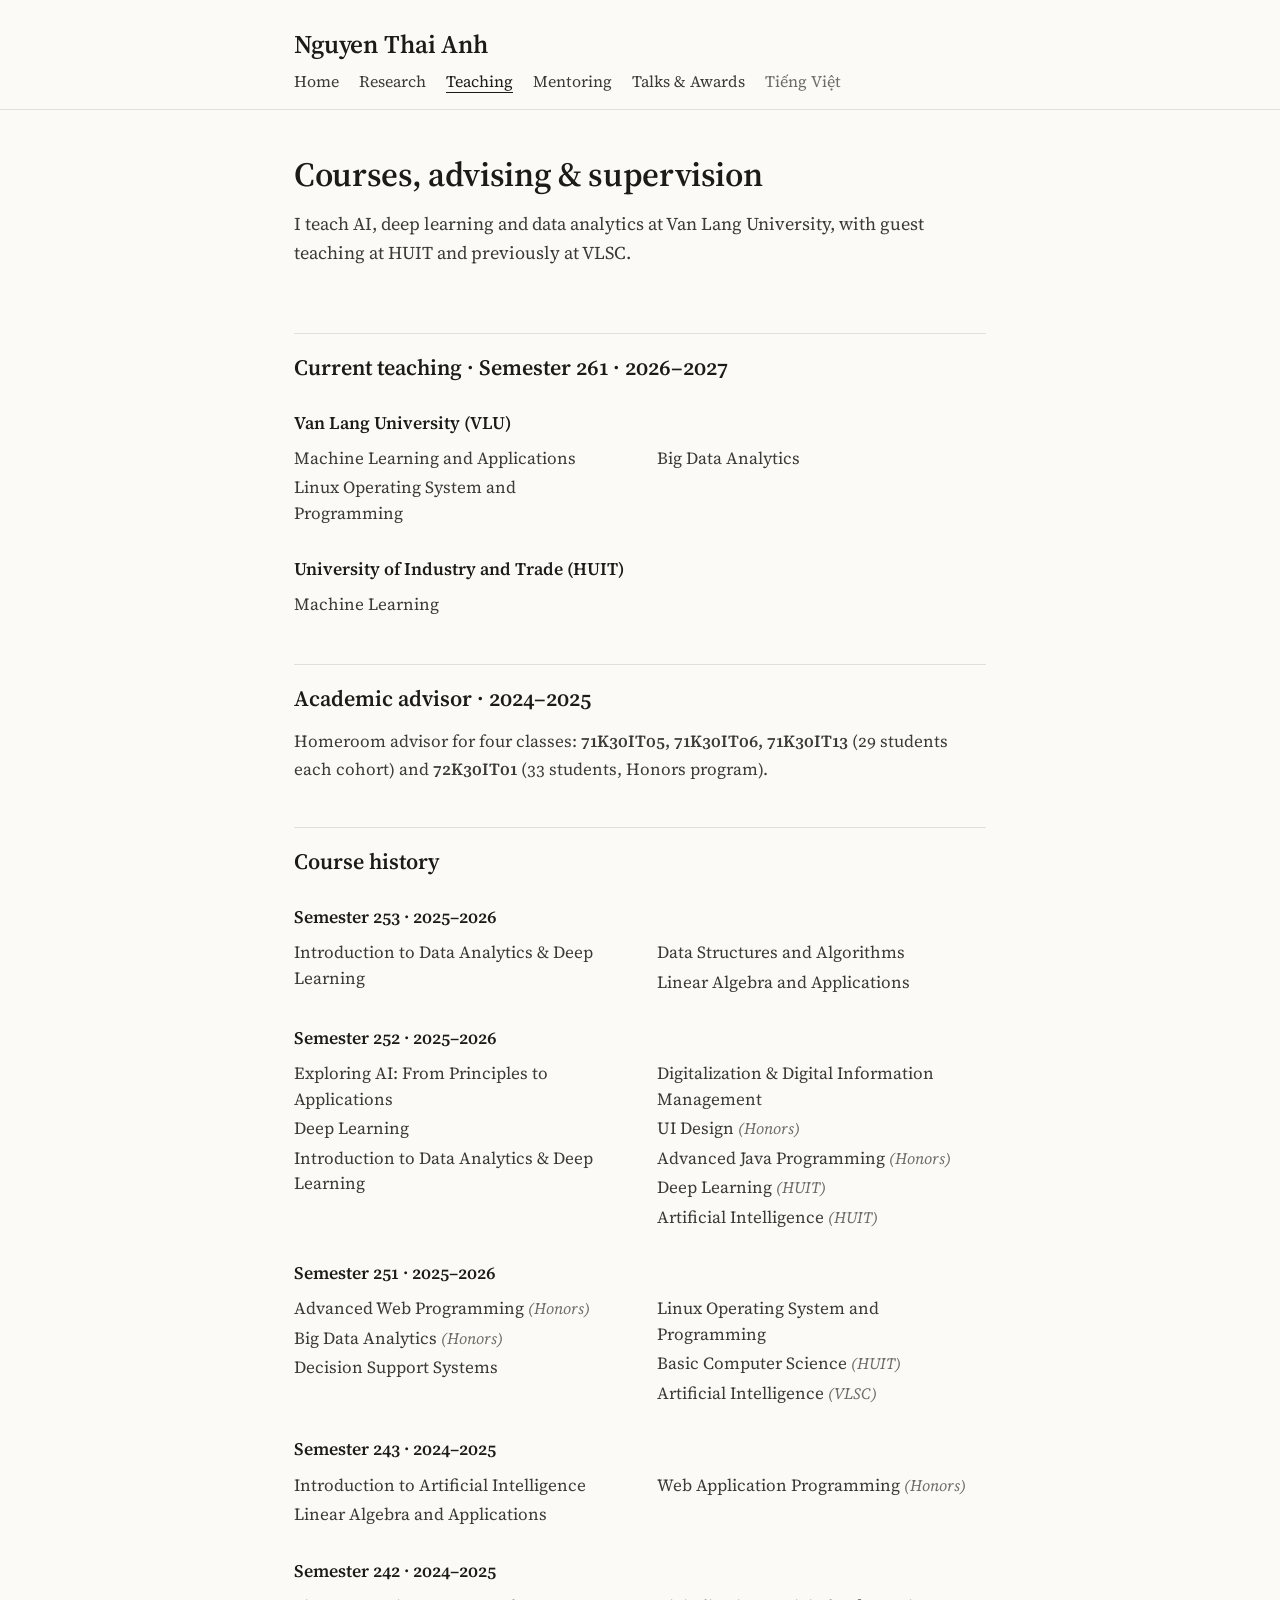
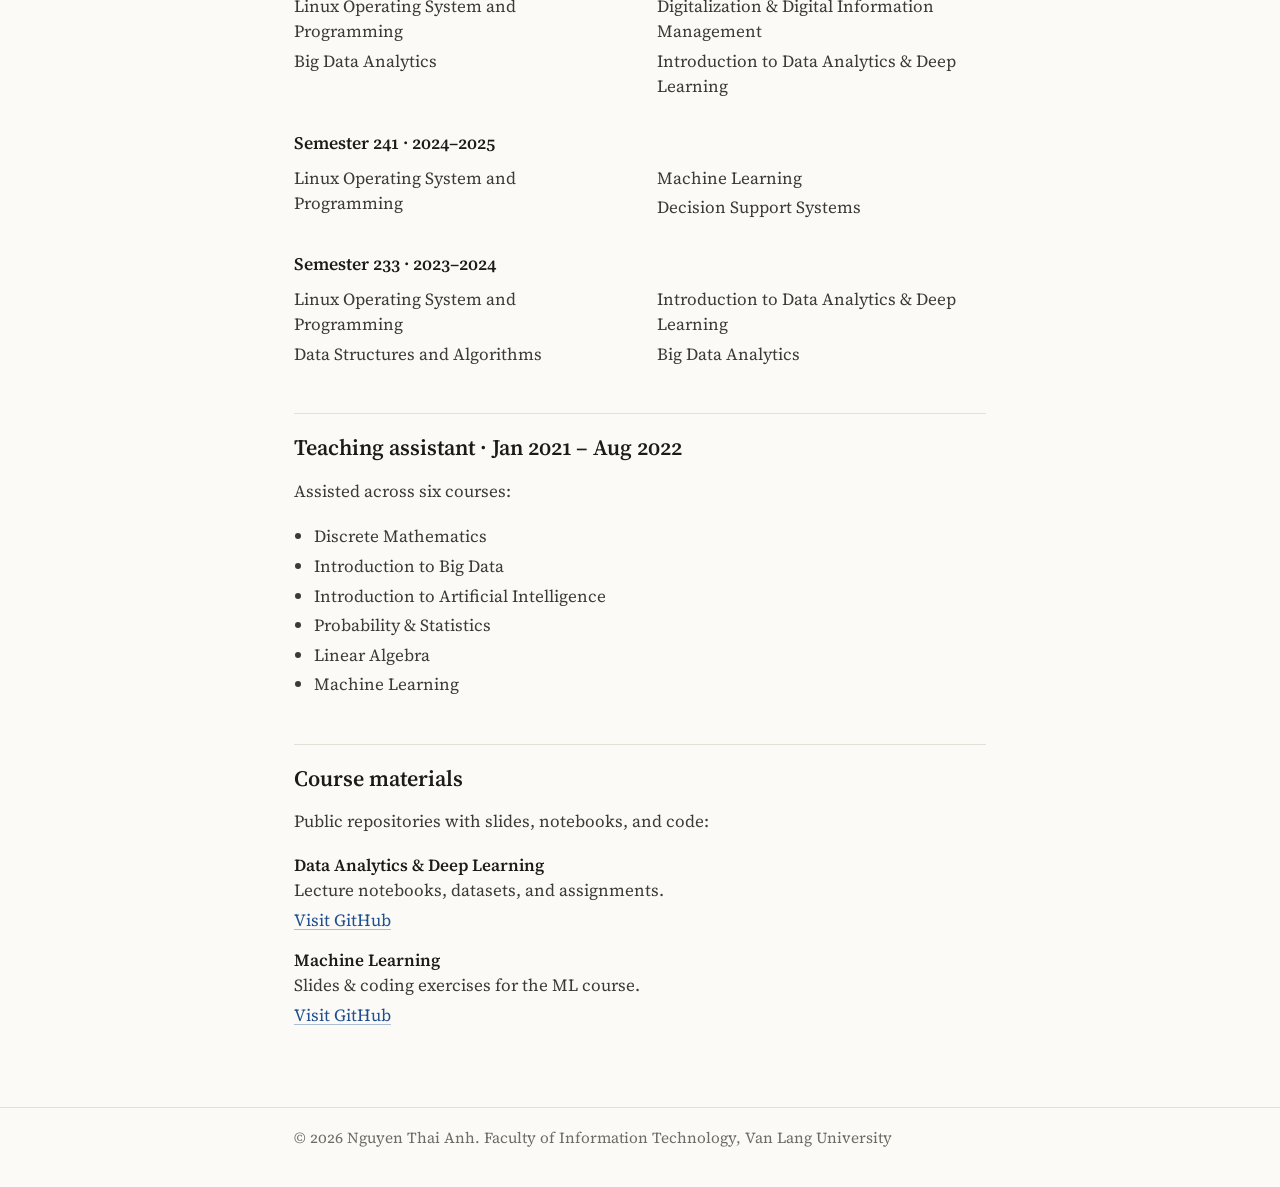
<file: teaching.html>
<!DOCTYPE html>
<html lang="en">
<head>
  <meta charset="UTF-8" />
  <meta name="viewport" content="width=device-width, initial-scale=1.0" />
  <title>Teaching · Nguyen Thai Anh</title>
  <meta name="description" content="Courses, course history, and academic advising by Nguyen Thai Anh at Van Lang University, HUIT, and VLSC." />
  <link rel="icon" href="assets/img/favicon.svg" type="image/svg+xml" />
  <link rel="preconnect" href="https://fonts.googleapis.com" />
  <link rel="preconnect" href="https://fonts.gstatic.com" crossorigin />
  <link href="https://fonts.googleapis.com/css2?family=Source+Serif+4:ital,opsz,wght@0,8..60,400;0,8..60,600;1,8..60,400;1,8..60,600&amp;display=swap" rel="stylesheet" />
  <link rel="stylesheet" href="assets/css/style.css?v=636c52c5" />
</head>
<body>
  <a class="skip-link" href="#main">Skip to content</a>

  <header class="site-header">
    <div class="masthead">
      <p class="site-name"><a href="index.html" data-i18n="site.name">Nguyen Thai Anh</a></p>
      <nav class="site-nav" aria-label="Primary">
        <a href="index.html" data-i18n="nav.home">Home</a>
        <a href="research.html" data-i18n="nav.research">Research</a>
        <a href="teaching.html" aria-current="page" data-i18n="nav.teaching">Teaching</a>
        <a href="mentoring.html" data-i18n="nav.mentoring">Mentoring</a>
        <a href="talks-awards.html" data-i18n="nav.talks">Talks &amp; Awards</a>
        <button class="lang-toggle" type="button" data-lang-toggle>Tiếng Việt</button>
      </nav>
    </div>
  </header>

  <main id="main">
    <section class="page-head">
      <div class="container">
        <h1 data-i18n="teaching.h1">Courses, advising &amp; supervision</h1>
        <p class="lede" data-i18n="teaching.lede">I teach AI, deep learning and data analytics at Van Lang University, with guest teaching at HUIT and previously at VLSC.</p>
      </div>
    </section>

    <section class="section">
      <div class="container">
        <h2 class="section-title" data-i18n="teaching.current.title">Current teaching · Semester 261 · 2026–2027</h2>

        <h3 class="sub-title" data-i18n="teaching.vlu.subtitle">Van Lang University (VLU)</h3>
        <ul class="course-grid">
          <li class="course"><h4>Machine Learning and Applications</h4></li>
          <li class="course"><h4>Linux Operating System and Programming</h4></li>
          <li class="course"><h4>Big Data Analytics</h4></li>
        </ul>

        <h3 class="sub-title" data-i18n="teaching.huit.subtitle">University of Industry and Trade (HUIT)</h3>
        <ul class="course-grid">
          <li class="course"><h4>Machine Learning</h4></li>
        </ul>
      </div>
    </section>

    <section class="section">
      <div class="container">
        <h2 class="section-title" data-i18n="teaching.advisor.title">Academic advisor · 2024–2025</h2>
        <p class="prose" data-i18n-html="teaching.advisor.body.html">Homeroom advisor for four classes: <strong>71K30IT05, 71K30IT06, 71K30IT13</strong> (29 students each cohort) and <strong>72K30IT01</strong> (33 students, Honors program).</p>
      </div>
    </section>

    <section class="section">
      <div class="container">
        <h2 class="section-title" data-i18n="teaching.history.title">Course history</h2>

        <h3 class="sub-title" data-i18n="teaching.sem.253">Semester 253 · 2025–2026</h3>
        <ul class="course-grid">
          <li class="course"><h4>Introduction to Data Analytics &amp; Deep Learning</h4></li>
          <li class="course"><h4>Data Structures and Algorithms</h4></li>
          <li class="course"><h4>Linear Algebra and Applications</h4></li>
        </ul>

        <h3 class="sub-title" data-i18n="teaching.sem.252">Semester 252 · 2025–2026</h3>
        <ul class="course-grid">
          <li class="course"><h4>Exploring AI: From Principles to Applications</h4></li>
          <li class="course"><h4>Deep Learning</h4></li>
          <li class="course"><h4>Introduction to Data Analytics &amp; Deep Learning</h4></li>
          <li class="course"><h4>Digitalization &amp; Digital Information Management</h4></li>
          <li class="course"><h4>UI Design <span class="badge" data-i18n="badge.honors">Honors</span></h4></li>
          <li class="course"><h4>Advanced Java Programming <span class="badge" data-i18n="badge.honors">Honors</span></h4></li>
          <li class="course"><h4>Deep Learning <span class="badge muted-badge">HUIT</span></h4></li>
          <li class="course"><h4>Artificial Intelligence <span class="badge muted-badge">HUIT</span></h4></li>
        </ul>

        <h3 class="sub-title" data-i18n="teaching.sem.251">Semester 251 · 2025–2026</h3>
        <ul class="course-grid">
          <li class="course"><h4>Advanced Web Programming <span class="badge" data-i18n="badge.honors">Honors</span></h4></li>
          <li class="course"><h4>Big Data Analytics <span class="badge" data-i18n="badge.honors">Honors</span></h4></li>
          <li class="course"><h4>Decision Support Systems</h4></li>
          <li class="course"><h4>Linux Operating System and Programming</h4></li>
          <li class="course"><h4>Basic Computer Science <span class="badge muted-badge">HUIT</span></h4></li>
          <li class="course"><h4>Artificial Intelligence <span class="badge muted-badge">VLSC</span></h4></li>
        </ul>

        <h3 class="sub-title" data-i18n="teaching.sem.243">Semester 243 · 2024–2025</h3>
        <ul class="course-grid">
          <li class="course"><h4>Introduction to Artificial Intelligence</h4></li>
          <li class="course"><h4>Linear Algebra and Applications</h4></li>
          <li class="course"><h4>Web Application Programming <span class="badge" data-i18n="badge.honors">Honors</span></h4></li>
        </ul>

        <h3 class="sub-title" data-i18n="teaching.sem.242">Semester 242 · 2024–2025</h3>
        <ul class="course-grid">
          <li class="course"><h4>Linux Operating System and Programming</h4></li>
          <li class="course"><h4>Big Data Analytics</h4></li>
          <li class="course"><h4>Digitalization &amp; Digital Information Management</h4></li>
          <li class="course"><h4>Introduction to Data Analytics &amp; Deep Learning</h4></li>
        </ul>

        <h3 class="sub-title" data-i18n="teaching.sem.241">Semester 241 · 2024–2025</h3>
        <ul class="course-grid">
          <li class="course"><h4>Linux Operating System and Programming</h4></li>
          <li class="course"><h4>Machine Learning</h4></li>
          <li class="course"><h4>Decision Support Systems</h4></li>
        </ul>

        <h3 class="sub-title" data-i18n="teaching.sem.233">Semester 233 · 2023–2024</h3>
        <ul class="course-grid">
          <li class="course"><h4>Linux Operating System and Programming</h4></li>
          <li class="course"><h4>Data Structures and Algorithms</h4></li>
          <li class="course"><h4>Introduction to Data Analytics &amp; Deep Learning</h4></li>
          <li class="course"><h4>Big Data Analytics</h4></li>
        </ul>
      </div>
    </section>

    <section class="section">
      <div class="container">
        <h2 class="section-title" data-i18n="teaching.ta.title">Teaching assistant · Jan 2021 – Aug 2022</h2>
        <p class="prose" data-i18n="teaching.ta.body">Assisted across six courses:</p>
        <ul class="bullet-list">
          <li>Discrete Mathematics</li>
          <li>Introduction to Big Data</li>
          <li>Introduction to Artificial Intelligence</li>
          <li>Probability &amp; Statistics</li>
          <li>Linear Algebra</li>
          <li>Machine Learning</li>
        </ul>
      </div>
    </section>

    <section class="section">
      <div class="container">
        <h2 class="section-title" data-i18n="teaching.materials.title">Course materials</h2>
        <p class="prose" data-i18n="teaching.materials.body">Public repositories with slides, notebooks, and code:</p>
        <ul class="card-grid">
          <li class="card">
            <h3 data-i18n="teaching.material.dl.title">Data Analytics &amp; Deep Learning</h3>
            <p data-i18n="teaching.material.dl.desc">Lecture notebooks, datasets, and assignments.</p>
            <a class="btn btn-ghost" href="https://github.com/AnhNguyenVLU" target="_blank" rel="noopener" data-i18n="teaching.cta.github">Visit GitHub</a>
          </li>
          <li class="card">
            <h3 data-i18n="teaching.material.ml.title">Machine Learning</h3>
            <p data-i18n="teaching.material.ml.desc">Slides &amp; coding exercises for the ML course.</p>
            <a class="btn btn-ghost" href="https://github.com/AnhNguyenVLU" target="_blank" rel="noopener" data-i18n="teaching.cta.github">Visit GitHub</a>
          </li>
        </ul>
      </div>
    </section>
  </main>

  <footer class="site-footer">
    <p>&copy; <span id="year"></span> <span data-i18n="footer.copy">Nguyen Thai Anh.</span> <span data-i18n="footer.role">Faculty of Information Technology, Van Lang University</span></p>
  </footer>

  <script src="assets/js/i18n.js?v=cd20acf4"></script>
  <script src="assets/js/main.js?v=2563b87a"></script>
</body>
</html>
</file>
<file: assets/css/style.css>
/* =========================================================
   Nguyen Thai Anh, personal academic site

   One reading column, set like a journal page.
   Source Serif 4 throughout, which covers Vietnamese.
   Ink on paper and one link colour. Hierarchy comes from
   size, weight, italics and white space. No boxes, chips,
   icons, shadows or letter-spaced capitals.
   ========================================================= */

:root {
  --paper: #fbfaf6;
  --ink: #1c1b19;
  --ink-2: #3c3a36;
  --muted: #6e6b64;
  --rule: #e3dfd5;
  --rule-2: #cdc8bb;
  --link: #1f4f8f;
  --link-hover: #123563;

  --serif: "Source Serif 4", "Source Serif Pro", Georgia, "Times New Roman", serif;
  --measure: 740px;
  --gutter: 24px;
}

@media (prefers-color-scheme: dark) {
  :root {
    --paper: #161513;
    --ink: #ebe7de;
    --ink-2: #cdc8bd;
    --muted: #9b968b;
    --rule: #2d2b27;
    --rule-2: #413e38;
    --link: #93b6e9;
    --link-hover: #bcd2f3;
  }
}

/* ---------- base ---------- */
* { box-sizing: border-box; }
html { font-size: 17px; scroll-behavior: smooth; }
html:not([data-i18n-ready]) body { opacity: 0; }

body {
  margin: 0;
  background: var(--paper);
  color: var(--ink);
  font-family: var(--serif);
  font-optical-sizing: auto;
  line-height: 1.62;
  font-variant-numeric: oldstyle-nums proportional-nums;
  -webkit-font-smoothing: antialiased;
  text-rendering: optimizeLegibility;
  transition: opacity .2s ease;
}

img { max-width: 100%; display: block; }

a {
  color: var(--link);
  text-decoration: underline;
  text-decoration-thickness: 1px;
  text-underline-offset: .17em;
  text-decoration-color: color-mix(in srgb, var(--link) 35%, transparent);
}
a:hover { color: var(--link-hover); text-decoration-color: currentColor; }

h1, h2, h3, h4 { font-weight: 600; color: var(--ink); line-height: 1.25; }
em, i, cite { font-style: italic; }
strong, b { font-weight: 600; }
p { margin: 0 0 1em; }

.muted { color: var(--muted); }

.skip-link {
  position: absolute;
  left: -999px; top: 0;
  padding: 8px 12px;
  background: var(--ink);
  color: var(--paper);
}
.skip-link:focus { left: 0; color: var(--paper); }

:focus-visible { outline: 2px solid var(--link); outline-offset: 3px; }

.sr-only {
  position: absolute;
  width: 1px; height: 1px;
  margin: -1px; padding: 0;
  overflow: hidden;
  clip: rect(0 0 0 0);
  clip-path: inset(50%);
  white-space: nowrap;
  border: 0;
}

@media (prefers-reduced-motion: reduce) {
  html { scroll-behavior: auto; }
  body { transition: none; }
}

/* ---------- masthead ---------- */
.site-header { border-bottom: 1px solid var(--rule); }
.masthead {
  max-width: var(--measure);
  margin: 0 auto;
  padding: 30px var(--gutter) 15px;
  display: flex;
  flex-wrap: wrap;
  align-items: baseline;
  justify-content: space-between;
  gap: 8px 28px;
}
.site-name {
  margin: 0;
  font-size: 1.5rem;
  font-weight: 600;
  line-height: 1.2;
  letter-spacing: -.005em;
}
.site-name a { color: var(--ink); text-decoration: none; }

.site-nav {
  display: flex;
  flex-wrap: wrap;
  align-items: baseline;
  gap: 2px 20px;
  font-size: .94rem;
}
.site-nav a { color: var(--ink-2); text-decoration: none; }
.site-nav a:hover { color: var(--link); }
.site-nav a[aria-current="page"] {
  color: var(--ink);
  text-decoration: underline;
  text-decoration-thickness: 1px;
  text-underline-offset: .34em;
  text-decoration-color: var(--ink);
}
.lang-toggle {
  font: inherit;
  color: var(--muted);
  background: none;
  border: 0;
  padding: 0;
  cursor: pointer;
}
.lang-toggle:hover { color: var(--link); }

/* ---------- layout ---------- */
.container {
  max-width: var(--measure);
  margin: 0 auto;
  padding: 0 var(--gutter);
}
main { display: block; padding-bottom: 64px; }

.page-head { padding: 44px 0 4px; }
.page-head h1 {
  margin: 0 0 14px;
  font-size: 2rem;
  line-height: 1.18;
  letter-spacing: -.01em;
}
.lede { font-size: 1.06rem; color: var(--ink-2); }
.prose { color: var(--ink-2); }
.prose p:last-child { margin-bottom: 0; }

.section-title {
  margin: 44px 0 16px;
  padding-top: 20px;
  border-top: 1px solid var(--rule);
  font-size: 1.3rem;
}
.section-head { margin-bottom: 16px; }
.section-head .section-title { margin-bottom: 6px; }
.section-sub { margin: 0; color: var(--muted); font-size: .94rem; }

.sub-title, .year-label, .cohort-header {
  margin: 30px 0 10px;
  font-size: 1.04rem;
}

.stack-lg { margin-top: 16px; }

/* ---------- home ---------- */
.intro {
  display: grid;
  grid-template-columns: minmax(0, 1fr) 188px;
  gap: 36px;
  align-items: start;
  padding-top: 40px;
}
.intro-text { grid-column: 1; grid-row: 1; }
.portrait {
  grid-column: 2; grid-row: 1;
  width: 188px;
  height: auto;
  aspect-ratio: 4 / 5;
  object-fit: cover;
  border-radius: 2px;
}
.contact { color: var(--muted); }

@media (max-width: 640px) {
  .intro { grid-template-columns: 1fr; gap: 20px; padding-top: 28px; }
  .portrait { grid-column: 1; grid-row: 1; width: 132px; }
  .intro-text { grid-row: 2; }
}

.dated { list-style: none; margin: 0; padding: 0; }
.dated li {
  display: grid;
  grid-template-columns: 5.4rem minmax(0, 1fr);
  gap: 0 18px;
  padding: 4px 0;
}
.when {
  color: var(--muted);
  font-size: .92rem;
  font-variant-numeric: lining-nums tabular-nums;
  padding-top: .08em;
}
.what { color: var(--ink-2); }

.more { margin: 14px 0 0; font-size: .97rem; }

/* ---------- research page ---------- */
.toc {
  list-style: none;
  margin: 4px 0 0;
  padding: 0;
  display: flex;
  flex-wrap: wrap;
  gap: 2px 18px;
  font-size: .94rem;
}
.toc a { color: var(--ink-2); text-decoration: none; }
.toc a:hover { color: var(--link); text-decoration: underline; text-decoration-color: currentColor; }

.pub-group { margin: 0; }
.pub-list { list-style: none; margin: 0; padding: 0; }
.pub-card { position: relative; padding: 0 0 15px; }

#publications .pub-group { counter-reset: pub; }
#publications .pub-card,
#submitted .pub-card { padding-left: 2.9rem; }
#publications .pub-card { counter-increment: pub; }
#submitted { counter-reset: subm; }
#submitted .pub-card { counter-increment: subm; }

#publications .pub-card::before,
#submitted .pub-card::before {
  position: absolute;
  left: 0; top: .14em;
  color: var(--muted);
  font-size: .9rem;
  font-variant-numeric: lining-nums tabular-nums;
}
.bib-J .pub-card::before { content: "J" counter(pub); }
.bib-C .pub-card::before { content: "C" counter(pub); }
#submitted .pub-card::before { content: "S" counter(subm); }

.pub-title {
  margin: 0 0 2px;
  font-size: 1rem;
  line-height: 1.4;
}
.pub-title a { color: var(--ink); text-decoration-color: var(--rule-2); }
.pub-title a:hover { color: var(--link); text-decoration-color: currentColor; }
.pub-authors, .pub-venue { margin: 0; color: var(--ink-2); font-size: .97rem; }
.pub-authors .me { color: var(--ink); font-weight: 600; }
.pub-index { margin: 1px 0 0; color: var(--muted); font-size: .88rem; }
.pub-status { font-style: italic; color: var(--muted); }

/* projects, theses, collaborations */
.grant { padding: 2px 0 14px; }
.grant-head { color: var(--muted); font-size: .94rem; }
.grant-role { font-style: italic; }
.grant-role::after { content: ","; }
.grant-date { margin-left: .3em; font-variant-numeric: lining-nums tabular-nums; }
.grant-title { margin: 1px 0; font-size: 1rem; }
.grant-funder { margin: 0; color: var(--ink-2); font-size: .97rem; }

.thesis { padding: 2px 0 14px; }
.thesis-kicker { margin: 0; color: var(--muted); font-size: .94rem; }
.thesis-title { margin: 1px 0; font-weight: 600; }
.thesis-degree { margin: 0; color: var(--ink-2); font-size: .97rem; }

.news-feed { list-style: none; margin: 0; padding: 0; }
.news-item {
  display: grid;
  grid-template-columns: 9.2rem minmax(0, 1fr);
  gap: 0 18px;
  padding: 4px 0 10px;
}
.news-date {
  color: var(--muted);
  font-size: .92rem;
  font-variant-numeric: lining-nums tabular-nums;
  padding-top: .08em;
}
.news-body { margin: 0; color: var(--ink-2); }
.project-title { margin: 0; font-weight: 600; }
.project-team { margin: 1px 0 0; color: var(--ink-2); font-size: .97rem; }
.project-team strong { font-weight: 400; font-style: italic; color: var(--muted); margin-right: .35em; }
.project-team strong::after { content: ":"; }
.project-coadv { margin: 1px 0 0; color: var(--muted); font-size: .92rem; }

@media (max-width: 560px) {
  .news-item, .dated li { grid-template-columns: 1fr; gap: 0; }
}

/* ---------- teaching ---------- */
.course-grid {
  list-style: none;
  margin: 0;
  padding: 0;
  columns: 2 250px;
  column-gap: 34px;
}
.course { break-inside: avoid; padding: 2px 0; }
.course h4 { margin: 0; font-size: 1rem; font-weight: 400; color: var(--ink-2); line-height: 1.5; }
.badge, .muted-badge { font-style: italic; color: var(--muted); font-size: .93em; }
.badge::before { content: "("; }
.badge::after { content: ")"; }

.bullet-list { margin: 0; padding-left: 1.15em; color: var(--ink-2); }
.bullet-list li { padding: 1px 0; }

.card-grid { list-style: none; margin: 0; padding: 0; }
.card { padding: 2px 0 14px; }
.card h3 { margin: 0; font-size: 1rem; }
.card p { margin: 1px 0 2px; color: var(--ink-2); }
.btn {
  color: var(--link);
  text-decoration: underline;
  text-decoration-thickness: 1px;
  text-underline-offset: .17em;
  text-decoration-color: color-mix(in srgb, var(--link) 35%, transparent);
}

/* ---------- mentoring ---------- */
.cohort { margin: 0; }
.cohort-header { display: flex; flex-wrap: wrap; align-items: baseline; gap: 2px 8px; }
.cohort-count { font-weight: 400; color: var(--muted); font-size: .94rem; }
.cohort-count::before { content: "("; }
.cohort-count::after { content: ")"; }

.student-list {
  list-style: none;
  margin: 0;
  padding: 0;
  columns: 2 280px;
  column-gap: 36px;
}
.student {
  break-inside: avoid;
  display: flex;
  justify-content: space-between;
  align-items: baseline;
  gap: 12px;
  padding: 2px 0;
}
.student-name { color: var(--ink); }
.student-meta { color: var(--muted); font-size: .9rem; white-space: nowrap; }
.student-honor { margin-left: .4em; font-style: italic; color: var(--muted); font-size: .9rem; }
.cosup-mark { margin-left: 2px; color: var(--muted); font-size: .72em; vertical-align: super; line-height: 0; }
.cohort-legend { margin: 14px 0 0; color: var(--muted); font-size: .9rem; }

/* ---------- talks and awards ---------- */
.talk-list, .award-grid { list-style: none; margin: 0; padding: 0; }
.talk {
  display: grid;
  grid-template-columns: 5.4rem minmax(0, 1fr);
  gap: 0 18px;
  padding: 4px 0 12px;
}
.talk-date { color: var(--muted); font-size: .92rem; font-variant-numeric: lining-nums tabular-nums; padding-top: .08em; }
.talk-title { margin: 0; font-weight: 600; }
.talk-venue { margin: 0; font-style: italic; color: var(--ink-2); }
.talk-desc { margin: 1px 0 0; color: var(--ink-2); }

.award { padding: 2px 0 14px; }
.award h3 { margin: 0; font-size: 1rem; }
.award-meta { margin: 0; color: var(--muted); font-size: .94rem; }
.award p { margin: 1px 0 0; color: var(--ink-2); }

@media (max-width: 560px) {
  .talk { grid-template-columns: 1fr; }
}

/* ---------- footer ---------- */
.site-footer { border-top: 1px solid var(--rule); }
.site-footer p {
  max-width: var(--measure);
  margin: 0 auto;
  padding: 18px var(--gutter) 36px;
  color: var(--muted);
  font-size: .9rem;
}

/* ---------- small screens ---------- */
@media (max-width: 640px) {
  html { font-size: 16.5px; }
  .masthead { padding-top: 22px; }
  .page-head { padding-top: 32px; }
  .page-head h1 { font-size: 1.7rem; }
}

/* ---------- print ---------- */
@media print {
  .site-nav, .skip-link, .toc { display: none !important; }
  body { background: #fff; color: #000; font-size: 10.5pt; }
  a { color: #000; text-decoration: none; }
  .pub-card { break-inside: avoid; }
}
</file>
